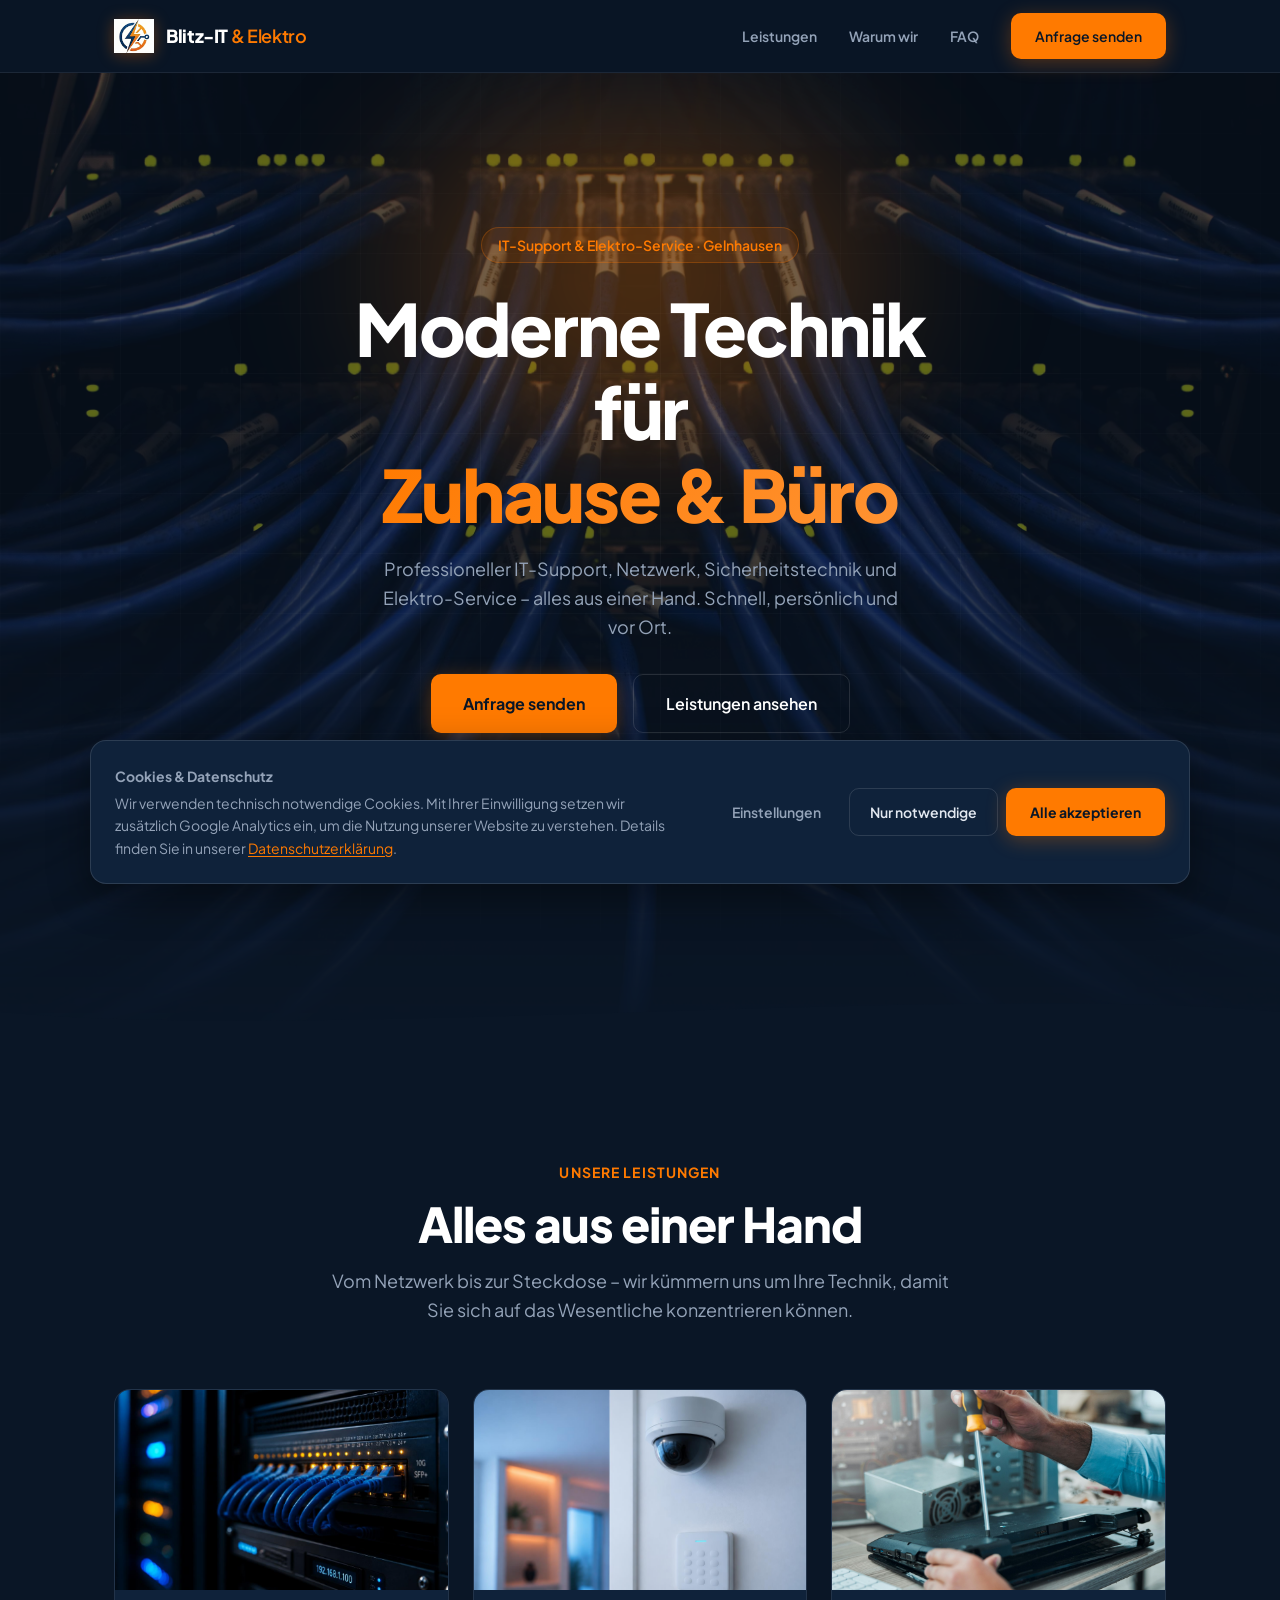
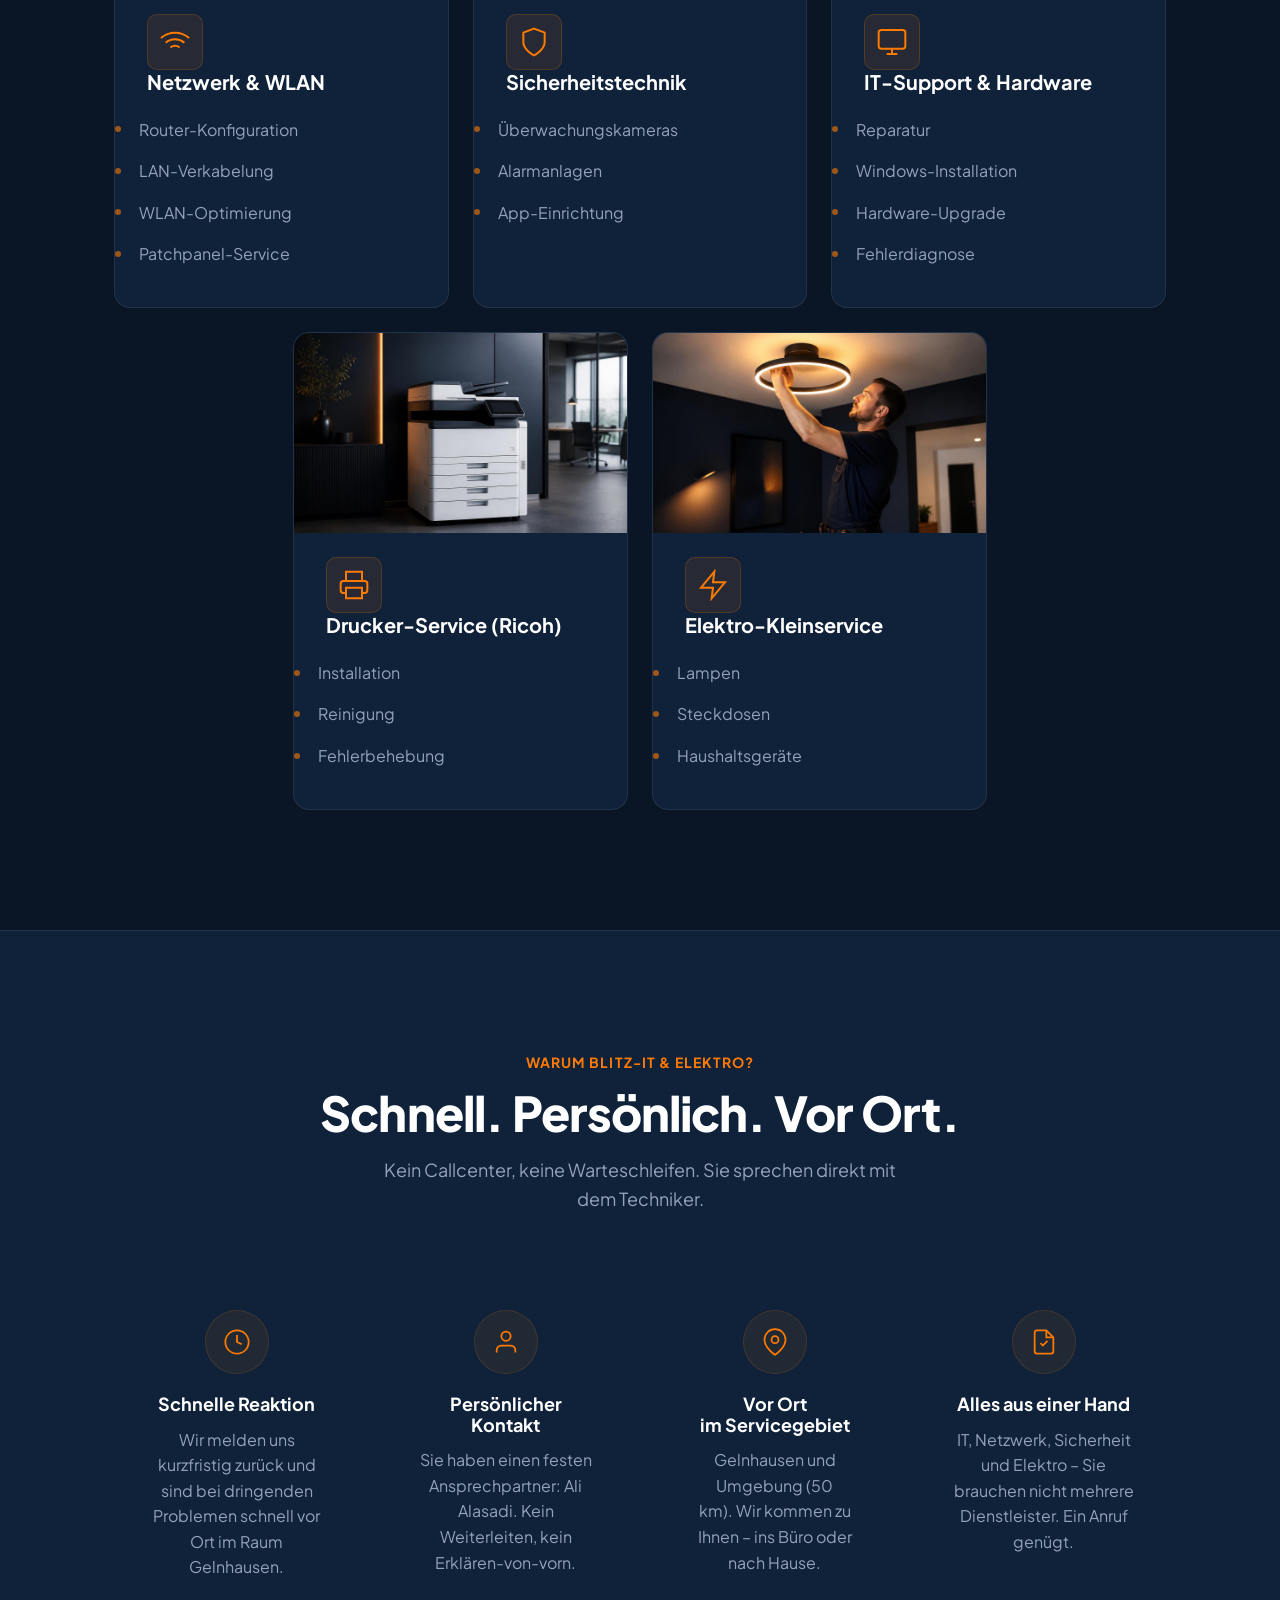
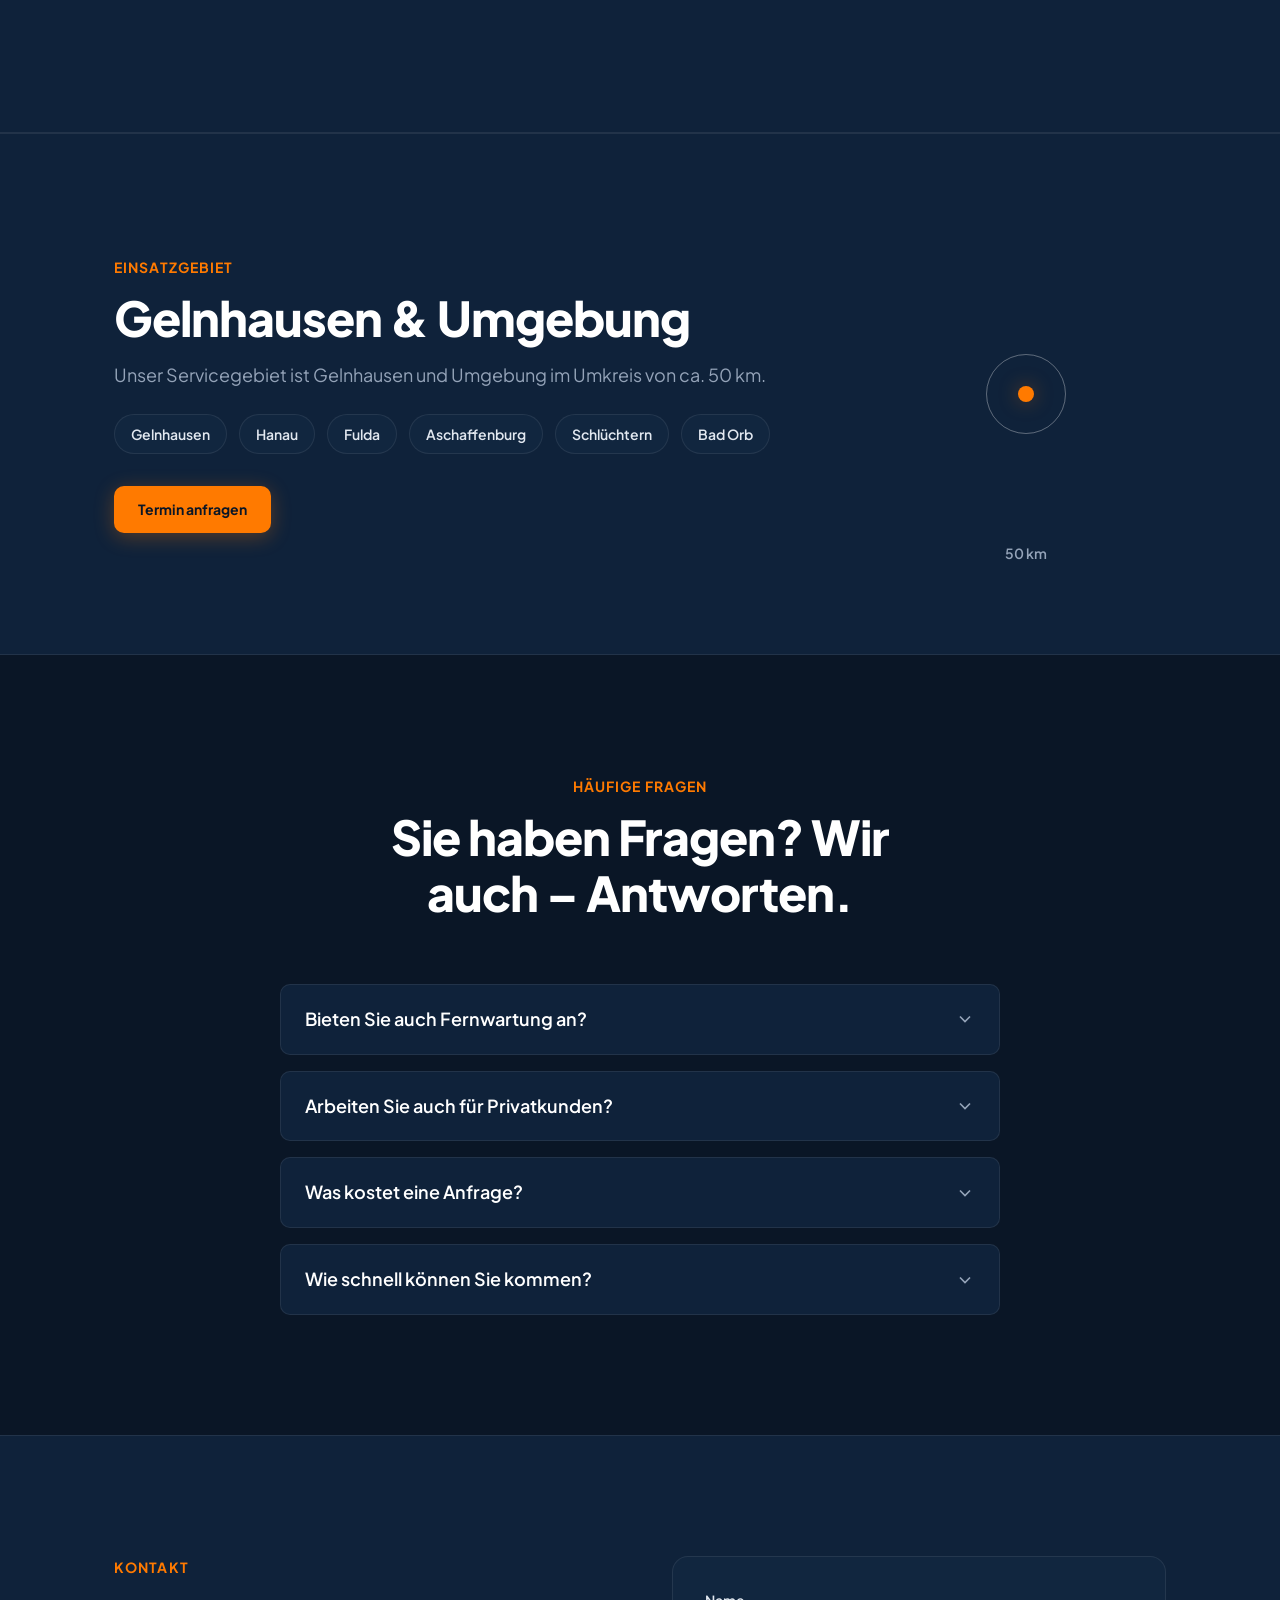
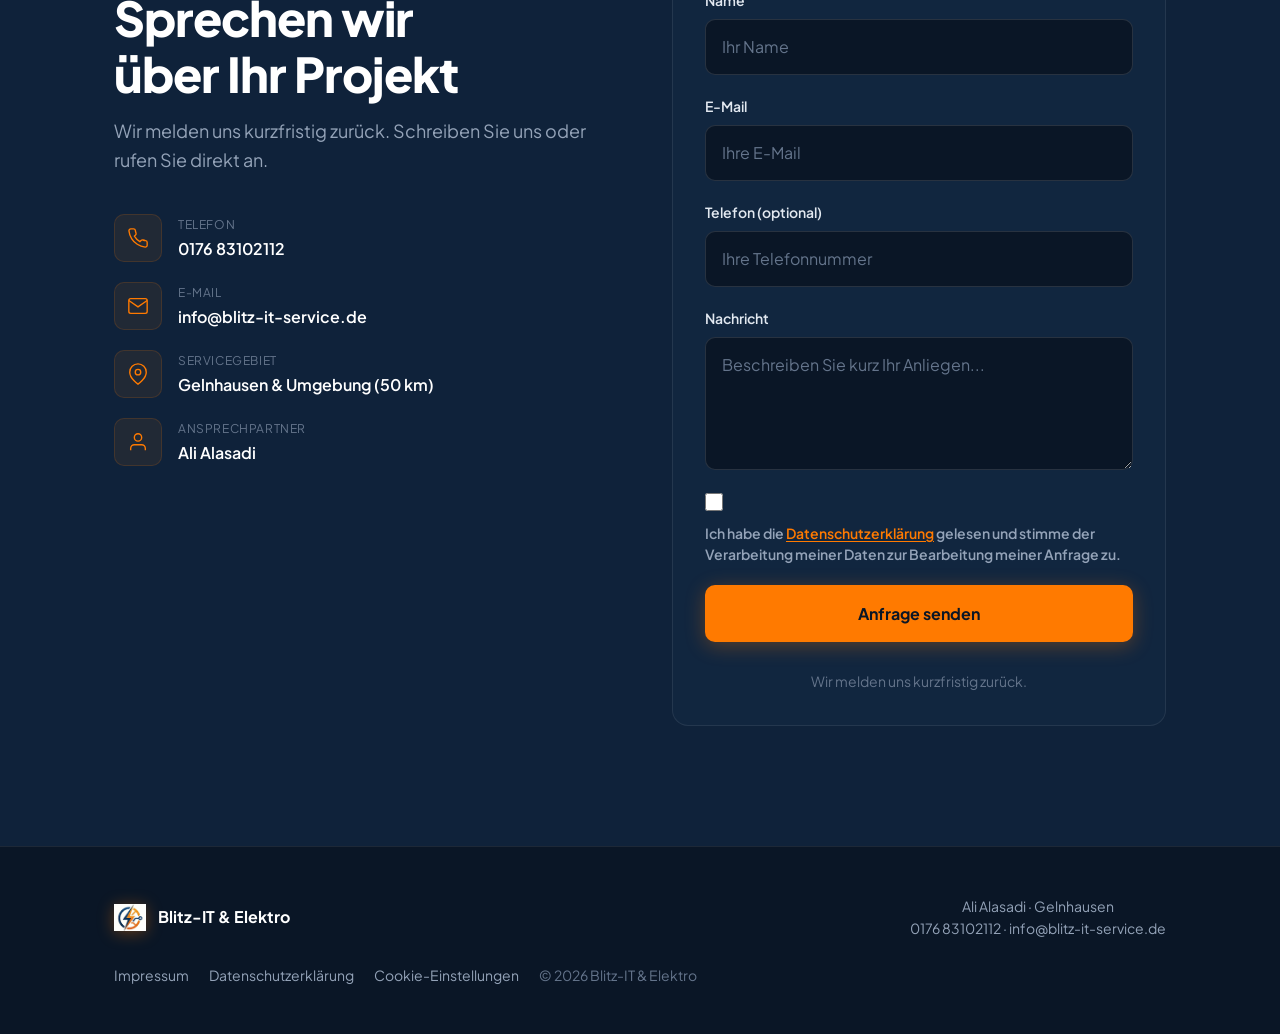
<file: index.html>
<!DOCTYPE html>
<html lang="de">
<head>
    <meta charset="UTF-8">
    <meta name="viewport" content="width=device-width, initial-scale=1.0">
    <title>Blitz-IT & Elektro – IT-Support, Netzwerk & Elektro-Service in Gelnhausen</title>
    <meta name="description" content="Professioneller IT-Support, Netzwerk, Sicherheitstechnik und Elektro-Service in Gelnhausen & Umgebung. Schnell, persönlich, vor Ort. Kontakt: 0176 83102112.">

    <!-- Open Graph -->
    <meta property="og:title" content="Blitz-IT & Elektro – Moderne Technik für Zuhause & Büro">
    <meta property="og:description" content="IT-Support, Netzwerk, Sicherheitstechnik und Elektro-Service aus einer Hand. Gelnhausen & Umgebung (50 km).">
    <meta property="og:type" content="website">
    <meta property="og:url" content="https://www.blitz-it-service.de/">

    <!-- Favicon -->
    <link rel="icon" type="image/png" href="favicon.png">

    <!-- Fonts -->
    <link rel="preconnect" href="https://fonts.googleapis.com">
    <link rel="preconnect" href="https://fonts.gstatic.com" crossorigin>
    <link href="https://fonts.googleapis.com/css2?family=Plus+Jakarta+Sans:wght@400;500;600;700;800&display=swap" rel="stylesheet">

    <!-- Styles -->
    <link rel="stylesheet" href="style.css">

    <!-- Cookie-Consent: Google Analytics wird erst nach Einwilligung geladen -->
    <script src="cookie-consent.js"></script>

    <!-- Structured Data -->
    <script type="application/ld+json">
    {
      "@context": "https://schema.org",
      "@type": "LocalBusiness",
      "name": "Blitz-IT & Elektro",
      "description": "IT-Support, Netzwerk, Sicherheitstechnik und Elektro-Service in Gelnhausen und Umgebung.",
      "telephone": "+4917683102112",
      "email": "info@blitz-it-service.de",
      "areaServed": "Gelnhausen und Umgebung (50 km)",
      "contactPoint": {
        "@type": "Person",
        "name": "Ali Alasadi"
      },
      "address": {
        "@type": "PostalAddress",
        "addressLocality": "Gelnhausen",
        "addressCountry": "DE"
      }
    }
    </script>
</head>
<body>

<!-- ===== HEADER ===== -->
<header class="site-header" id="header">
    <div class="container header-inner">
        <a href="#top" class="logo-area" aria-label="Blitz-IT & Elektro – Startseite">
            <img src="logo.png" class="logo-icon" alt="Blitz-IT Logo" width="40" height="40">
            <span class="brand">Blitz-IT <span class="brand-accent">&amp; Elektro</span></span>
        </a>

        <nav class="main-nav" aria-label="Hauptnavigation">
            <a href="#leistungen">Leistungen</a>
            <a href="#warum">Warum wir</a>
            <a href="#faq">FAQ</a>
            <a href="#kontakt" class="btn-primary">Anfrage senden</a>
        </nav>

        <button class="menu-toggle" aria-label="Menü öffnen" aria-expanded="false" id="menuToggle">
            <span></span>
            <span></span>
            <span></span>
        </button>
    </div>
</header>

<!-- ===== MOBILE MENU ===== -->
<div class="mobile-menu" id="mobileMenu">
    <nav aria-label="Mobile Navigation">
        <a href="#leistungen">Leistungen</a>
        <a href="#warum">Warum wir</a>
        <a href="#faq">FAQ</a>
        <a href="#kontakt" class="btn-primary mobile-menu-cta">Anfrage senden</a>
    </nav>
</div>

<main id="top">

<!-- ===== HERO ===== -->
<section class="hero">
    <div class="hero-bg" aria-hidden="true">
        <div class="hero-photo"></div>
        <div class="hero-grid"></div>
        <div class="hero-glow"></div>
    </div>
    <div class="container hero-content">
        <p class="hero-badge">IT-Support &amp; Elektro-Service · Gelnhausen</p>
        <h1>Moderne Technik für<br><span class="hero-highlight">Zuhause &amp; Büro</span></h1>
        <p class="hero-subtitle">Professioneller IT-Support, Netzwerk, Sicherheitstechnik und Elektro-Service – alles aus einer Hand. Schnell, persönlich und vor Ort.</p>
        <div class="hero-actions">
            <a href="#kontakt" class="btn-primary btn-lg">Anfrage senden</a>
            <a href="#leistungen" class="btn-secondary btn-lg">Leistungen ansehen</a>
        </div>
        <div class="hero-stats">
            <div class="hero-stat">
                <span class="stat-number">5</span>
                <span class="stat-label">Leistungsbereiche</span>
            </div>
            <div class="hero-stat">
                <span class="stat-number">50 km</span>
                <span class="stat-label">Servicegebiet</span>
            </div>
            <div class="hero-stat">
                <span class="stat-number">1</span>
                <span class="stat-label">Ansprechpartner</span>
            </div>
        </div>
    </div>
    <div class="hero-wave" aria-hidden="true">
        <svg viewBox="0 0 1440 100" preserveAspectRatio="none"><path d="M0,50 C360,100 1080,0 1440,50 L1440,100 L0,100 Z" fill="var(--color-bg)"/></svg>
    </div>
</section>

<!-- ===== SERVICES ===== -->
<section id="leistungen" class="services">
    <div class="container">
        <div class="section-header">
            <p class="section-eyebrow">Unsere Leistungen</p>
            <h2>Alles aus einer Hand</h2>
            <p class="section-desc">Vom Netzwerk bis zur Steckdose – wir kümmern uns um Ihre Technik, damit Sie sich auf das Wesentliche konzentrieren können.</p>
        </div>

        <div class="service-grid">
            <article class="service-card" data-service="0">
                <div class="service-image"><img src="network.jpg" alt="Netzwerk & WLAN" loading="lazy"></div>
                <div class="service-icon">
                    <svg width="32" height="32" viewBox="0 0 24 24" fill="none" stroke="currentColor" stroke-width="1.5" aria-hidden="true">
                        <path d="M5 12.55a11 11 0 0 1 14.08 0M1.42 9a16 16 0 0 1 21.16 0M8.53 16.11a6 6 0 0 1 6.95 0M12 20h.01"/>
                    </svg>
                </div>
                <h3>Netzwerk &amp; WLAN</h3>
                <ul role="list">
                    <li>Router-Konfiguration</li>
                    <li>LAN-Verkabelung</li>
                    <li>WLAN-Optimierung</li>
                    <li>Patchpanel-Service</li>
                </ul>
            </article>

            <article class="service-card" data-service="1">
                <div class="service-image"><img src="security.jpg" alt="Sicherheitstechnik" loading="lazy"></div>
                <div class="service-icon">
                    <svg width="32" height="32" viewBox="0 0 24 24" fill="none" stroke="currentColor" stroke-width="1.5" aria-hidden="true">
                        <path d="M12 22s8-4 8-10V5l-8-3-8 3v7c0 6 8 10 8 10z"/>
                    </svg>
                </div>
                <h3>Sicherheitstechnik</h3>
                <ul role="list">
                    <li>Überwachungskameras</li>
                    <li>Alarmanlagen</li>
                    <li>App-Einrichtung</li>
                </ul>
            </article>

            <article class="service-card" data-service="2">
                <div class="service-image"><img src="it.jpg" alt="IT-Support & Hardware" loading="lazy"></div>
                <div class="service-icon">
                    <svg width="32" height="32" viewBox="0 0 24 24" fill="none" stroke="currentColor" stroke-width="1.5" aria-hidden="true">
                        <rect x="2" y="3" width="20" height="14" rx="2"/><path d="M8 21h8M12 17v4"/>
                    </svg>
                </div>
                <h3>IT-Support &amp; Hardware</h3>
                <ul role="list">
                    <li>Reparatur</li>
                    <li>Windows-Installation</li>
                    <li>Hardware-Upgrade</li>
                    <li>Fehlerdiagnose</li>
                </ul>
            </article>

            <article class="service-card" data-service="3">
                <div class="service-image"><img src="printer.jpg" alt="Drucker-Service Ricoh" loading="lazy"></div>
                <div class="service-icon">
                    <svg width="32" height="32" viewBox="0 0 24 24" fill="none" stroke="currentColor" stroke-width="1.5" aria-hidden="true">
                        <path d="M6 9V2h12v7M6 18H4a2 2 0 0 1-2-2v-5a2 2 0 0 1 2-2h16a2 2 0 0 1 2 2v5a2 2 0 0 1-2 2h-2M6 14h12v8H6z"/>
                    </svg>
                </div>
                <h3>Drucker-Service (Ricoh)</h3>
                <ul role="list">
                    <li>Installation</li>
                    <li>Reinigung</li>
                    <li>Fehlerbehebung</li>
                </ul>
            </article>

            <article class="service-card" data-service="4">
                <div class="service-image"><img src="electro.jpg" alt="Elektro-Kleinservice" loading="lazy"></div>
                <div class="service-icon">
                    <svg width="32" height="32" viewBox="0 0 24 24" fill="none" stroke="currentColor" stroke-width="1.5" aria-hidden="true">
                        <path d="M13 2L3 14h9l-1 8 10-12h-9l1-8z"/>
                    </svg>
                </div>
                <h3>Elektro-Kleinservice</h3>
                <ul role="list">
                    <li>Lampen</li>
                    <li>Steckdosen</li>
                    <li>Haushaltsgeräte</li>
                </ul>
            </article>
        </div>
    </div>
</section>

<!-- ===== WHY US ===== -->
<section id="warum" class="why-us">
    <div class="container">
        <div class="section-header">
            <p class="section-eyebrow">Warum Blitz-IT &amp; Elektro?</p>
            <h2>Schnell. Persönlich. Vor Ort.</h2>
            <p class="section-desc">Kein Callcenter, keine Warteschleifen. Sie sprechen direkt mit dem Techniker.</p>
        </div>

        <div class="why-grid">
            <div class="why-card">
                <div class="why-icon">
                    <svg width="28" height="28" viewBox="0 0 24 24" fill="none" stroke="currentColor" stroke-width="1.5" aria-hidden="true">
                        <circle cx="12" cy="12" r="10"/><path d="M12 6v6l4 2"/>
                    </svg>
                </div>
                <h3>Schnelle Reaktion</h3>
                <p>Wir melden uns kurzfristig zurück und sind bei dringenden Problemen schnell vor Ort im Raum Gelnhausen.</p>
            </div>

            <div class="why-card">
                <div class="why-icon">
                    <svg width="28" height="28" viewBox="0 0 24 24" fill="none" stroke="currentColor" stroke-width="1.5" aria-hidden="true">
                        <path d="M20 21v-2a4 4 0 0 0-4-4H8a4 4 0 0 0-4 4v2"/><circle cx="12" cy="7" r="4"/>
                    </svg>
                </div>
                <h3>Persönlicher Kontakt</h3>
                <p>Sie haben einen festen Ansprechpartner: Ali Alasadi. Kein Weiterleiten, kein Erklären-von-vorn.</p>
            </div>

            <div class="why-card">
                <div class="why-icon">
                    <svg width="28" height="28" viewBox="0 0 24 24" fill="none" stroke="currentColor" stroke-width="1.5" aria-hidden="true">
                        <path d="M21 10c0 7-9 13-9 13s-9-6-9-13a9 9 0 0 1 18 0z"/><circle cx="12" cy="10" r="3"/>
                    </svg>
                </div>
                <h3>Vor Ort im Servicegebiet</h3>
                <p>Gelnhausen und Umgebung (50 km). Wir kommen zu Ihnen – ins Büro oder nach Hause.</p>
            </div>

            <div class="why-card">
                <div class="why-icon">
                    <svg width="28" height="28" viewBox="0 0 24 24" fill="none" stroke="currentColor" stroke-width="1.5" aria-hidden="true">
                        <path d="M14 2H6a2 2 0 0 0-2 2v16a2 2 0 0 0 2 2h12a2 2 0 0 0 2-2V8z"/><path d="M14 2v6h6M9 13l2 2 4-4"/>
                    </svg>
                </div>
                <h3>Alles aus einer Hand</h3>
                <p>IT, Netzwerk, Sicherheit und Elektro – Sie brauchen nicht mehrere Dienstleister. Ein Anruf genügt.</p>
            </div>
        </div>
    </div>
</section>

<!-- ===== SERVICE AREA ===== -->
<section class="service-area">
    <div class="container">
        <div class="area-content">
            <p class="section-eyebrow">Einsatzgebiet</p>
            <h2>Gelnhausen &amp; Umgebung</h2>
            <p class="area-desc">Unser Servicegebiet ist Gelnhausen und Umgebung im Umkreis von ca. 50 km.</p>
            <ul class="area-list" role="list">
                <li>Gelnhausen</li>
                <li>Hanau</li>
                <li>Fulda</li>
                <li>Aschaffenburg</li>
                <li>Schlüchtern</li>
                <li>Bad Orb</li>
            </ul>
            <a href="#kontakt" class="btn-primary">Termin anfragen</a>
        </div>
        <div class="area-visual" aria-hidden="true">
            <div class="area-circle">
                <div class="area-center-dot"></div>
                <div class="area-ring area-ring-1"></div>
                <div class="area-ring area-ring-2"></div>
                <div class="area-ring area-ring-3"></div>
                <span class="area-label">50 km</span>
            </div>
        </div>
    </div>
</section>

<!-- ===== FAQ ===== -->
<section id="faq" class="faq">
    <div class="container">
        <div class="section-header">
            <p class="section-eyebrow">Häufige Fragen</p>
            <h2>Sie haben Fragen? Wir auch – Antworten.</h2>
        </div>

        <div class="faq-list">
            <details class="faq-item">
                <summary>
                    <span>Bieten Sie auch Fernwartung an?</span>
                    <span class="faq-icon" aria-hidden="true"><svg width="20" height="20" viewBox="0 0 24 24" fill="none" stroke="currentColor" stroke-width="2"><path d="M6 9l6 6 6-6"/></svg></span>
                </summary>
                <div class="faq-answer">
                    <p>Sprechen Sie uns an – je nach Problem kann eine Lösung per Fernwartung oder vor Ort sinnvoll sein. Wir beraten Sie ehrlich.</p>
                </div>
            </details>

            <details class="faq-item">
                <summary>
                    <span>Arbeiten Sie auch für Privatkunden?</span>
                    <span class="faq-icon" aria-hidden="true"><svg width="20" height="20" viewBox="0 0 24 24" fill="none" stroke="currentColor" stroke-width="2"><path d="M6 9l6 6 6-6"/></svg></span>
                </summary>
                <div class="faq-answer">
                    <p>Absolut. Wir betreuen sowohl Privatkunden als auch kleine und mittlere Unternehmen – zu Hause und im Büro.</p>
                </div>
            </details>

            <details class="faq-item">
                <summary>
                    <span>Was kostet eine Anfrage?</span>
                    <span class="faq-icon" aria-hidden="true"><svg width="20" height="20" viewBox="0 0 24 24" fill="none" stroke="currentColor" stroke-width="2"><path d="M6 9l6 6 6-6"/></svg></span>
                </summary>
                <div class="faq-answer">
                    <p>Die Anfrage ist unverbindlich. Wir besprechen Ihr Anliegen, geben eine erste Einschätzung und machen ein faires Angebot – die Kosten hängen vom Aufwand ab.</p>
                </div>
            </details>

            <details class="faq-item">
                <summary>
                    <span>Wie schnell können Sie kommen?</span>
                    <span class="faq-icon" aria-hidden="true"><svg width="20" height="20" viewBox="0 0 24 24" fill="none" stroke="currentColor" stroke-width="2"><path d="M6 9l6 6 6-6"/></svg></span>
                </summary>
                <div class="faq-answer">
                    <p>Wir melden uns kurzfristig zurück. Termine vereinbaren wir je nach Verfügbarkeit – bei dringenden Fällen so schnell wie möglich.</p>
                </div>
            </details>
        </div>
    </div>
</section>

<!-- ===== CONTACT ===== -->
<section id="kontakt" class="contact">
    <div class="container">
        <div class="contact-grid">
            <div class="contact-info">
                <p class="section-eyebrow">Kontakt</p>
                <h2>Sprechen wir über Ihr Projekt</h2>
                <p class="contact-desc">Wir melden uns kurzfristig zurück. Schreiben Sie uns oder rufen Sie direkt an.</p>

                <div class="contact-details">
                    <a href="tel:+4917683102112" class="contact-item">
                        <div class="contact-item-icon">
                            <svg width="22" height="22" viewBox="0 0 24 24" fill="none" stroke="currentColor" stroke-width="1.5" aria-hidden="true">
                                <path d="M22 16.92v3a2 2 0 0 1-2.18 2 19.79 19.79 0 0 1-8.63-3.07 19.5 19.5 0 0 1-6-6 19.79 19.79 0 0 1-3.07-8.67A2 2 0 0 1 4.11 2h3a2 2 0 0 1 2 1.72c.127.96.361 1.903.7 2.81a2 2 0 0 1-.45 2.11L8.09 9.91a16 16 0 0 0 6 6l1.27-1.27a2 2 0 0 1 2.11-.45c.907.339 1.85.573 2.81.7A2 2 0 0 1 22 16.92z"/>
                            </svg>
                        </div>
                        <div>
                            <span class="contact-label">Telefon</span>
                            <span class="contact-value">0176 83102112</span>
                        </div>
                    </a>

                    <a href="mailto:info@blitz-it-service.de" class="contact-item">
                        <div class="contact-item-icon">
                            <svg width="22" height="22" viewBox="0 0 24 24" fill="none" stroke="currentColor" stroke-width="1.5" aria-hidden="true">
                                <path d="M4 4h16c1.1 0 2 .9 2 2v12c0 1.1-.9 2-2 2H4c-1.1 0-2-.9-2-2V6c0-1.1.9-2 2-2z"/><path d="M22 6l-10 7L2 6"/>
                            </svg>
                        </div>
                        <div>
                            <span class="contact-label">E-Mail</span>
                            <span class="contact-value">info@blitz-it-service.de</span>
                        </div>
                    </a>

                    <div class="contact-item">
                        <div class="contact-item-icon">
                            <svg width="22" height="22" viewBox="0 0 24 24" fill="none" stroke="currentColor" stroke-width="1.5" aria-hidden="true">
                                <path d="M21 10c0 7-9 13-9 13s-9-6-9-13a9 9 0 0 1 18 0z"/><circle cx="12" cy="10" r="3"/>
                            </svg>
                        </div>
                        <div>
                            <span class="contact-label">Servicegebiet</span>
                            <span class="contact-value">Gelnhausen &amp; Umgebung (50 km)</span>
                        </div>
                    </div>

                    <div class="contact-item">
                        <div class="contact-item-icon">
                            <svg width="22" height="22" viewBox="0 0 24 24" fill="none" stroke="currentColor" stroke-width="1.5" aria-hidden="true">
                                <path d="M20 21v-2a4 4 0 0 0-4-4H8a4 4 0 0 0-4 4v2"/><circle cx="12" cy="7" r="4"/>
                            </svg>
                        </div>
                        <div>
                            <span class="contact-label">Ansprechpartner</span>
                            <span class="contact-value">Ali Alasadi</span>
                        </div>
                    </div>
                </div>
            </div>

            <div class="contact-form-wrap">
                <form action="https://formspree.io/f/xwvdvqnp" method="POST" class="contact-form">
                    <input type="hidden" name="_replyto" value="info@blitz-it-service.de">

                    <div class="form-group">
                        <label for="name">Name</label>
                        <input type="text" name="name" id="name" placeholder="Ihr Name" required>
                    </div>

                    <div class="form-group">
                        <label for="email">E-Mail</label>
                        <input type="email" name="email" id="email" placeholder="Ihre E-Mail" required>
                    </div>

                    <div class="form-group">
                        <label for="phone">Telefon (optional)</label>
                        <input type="text" name="phone" id="phone" placeholder="Ihre Telefonnummer">
                    </div>

                    <div class="form-group">
                        <label for="message">Nachricht</label>
                        <textarea name="message" id="message" rows="4" placeholder="Beschreiben Sie kurz Ihr Anliegen..." required></textarea>
                    </div>

                    <div class="form-group form-consent">
                        <input type="checkbox" name="privacy" id="privacy" required>
                        <label for="privacy">Ich habe die <a href="datenschutz.html">Datenschutzerklärung</a> gelesen und stimme der Verarbeitung meiner Daten zur Bearbeitung meiner Anfrage zu.</label>
                    </div>

                    <button type="submit" class="btn-primary btn-lg btn-full">Anfrage senden</button>
                    <p class="form-note">Wir melden uns kurzfristig zurück.</p>
                </form>
            </div>
        </div>
    </div>
</section>

</main>

<!-- ===== MOBILE STICKY CTA ===== -->
<div class="mobile-bottom-cta" id="mobileCta">
    <a href="tel:+4917683102112" class="mobile-cta-call" aria-label="Anrufen">
        <svg width="20" height="20" viewBox="0 0 24 24" fill="none" stroke="currentColor" stroke-width="2" aria-hidden="true">
            <path d="M22 16.92v3a2 2 0 0 1-2.18 2 19.79 19.79 0 0 1-8.63-3.07 19.5 19.5 0 0 1-6-6 19.79 19.79 0 0 1-3.07-8.67A2 2 0 0 1 4.11 2h3a2 2 0 0 1 2 1.72c.127.96.361 1.903.7 2.81a2 2 0 0 1-.45 2.11L8.09 9.91a16 16 0 0 0 6 6l1.27-1.27a2 2 0 0 1 2.11-.45c.907.339 1.85.573 2.81.7A2 2 0 0 1 22 16.92z"/>
        </svg>
    </a>
    <a href="#kontakt" class="btn-primary mobile-cta-btn">Anfrage senden</a>
</div>

<!-- ===== FOOTER ===== -->
<footer class="site-footer">
    <div class="container footer-inner">
        <div class="footer-brand">
            <img src="logo.png" alt="Blitz-IT Logo" width="32" height="32" class="logo-icon">
            <span>Blitz-IT &amp; Elektro</span>
        </div>
        <div class="footer-info">
            <p>Ali Alasadi · Gelnhausen</p>
            <p><a href="tel:+4917683102112">0176 83102112</a> · <a href="mailto:info@blitz-it-service.de">info@blitz-it-service.de</a></p>
        </div>
        <div class="footer-legal">
            <a href="impressum.html">Impressum</a>
            <a href="datenschutz.html">Datenschutzerklärung</a>
            <a href="#" data-cookie-settings>Cookie-Einstellungen</a>
            <span class="footer-copy">© 2026 Blitz-IT &amp; Elektro</span>
        </div>
    </div>
</footer>

<script src="script.js"></script>
</body>
</html>
</file>
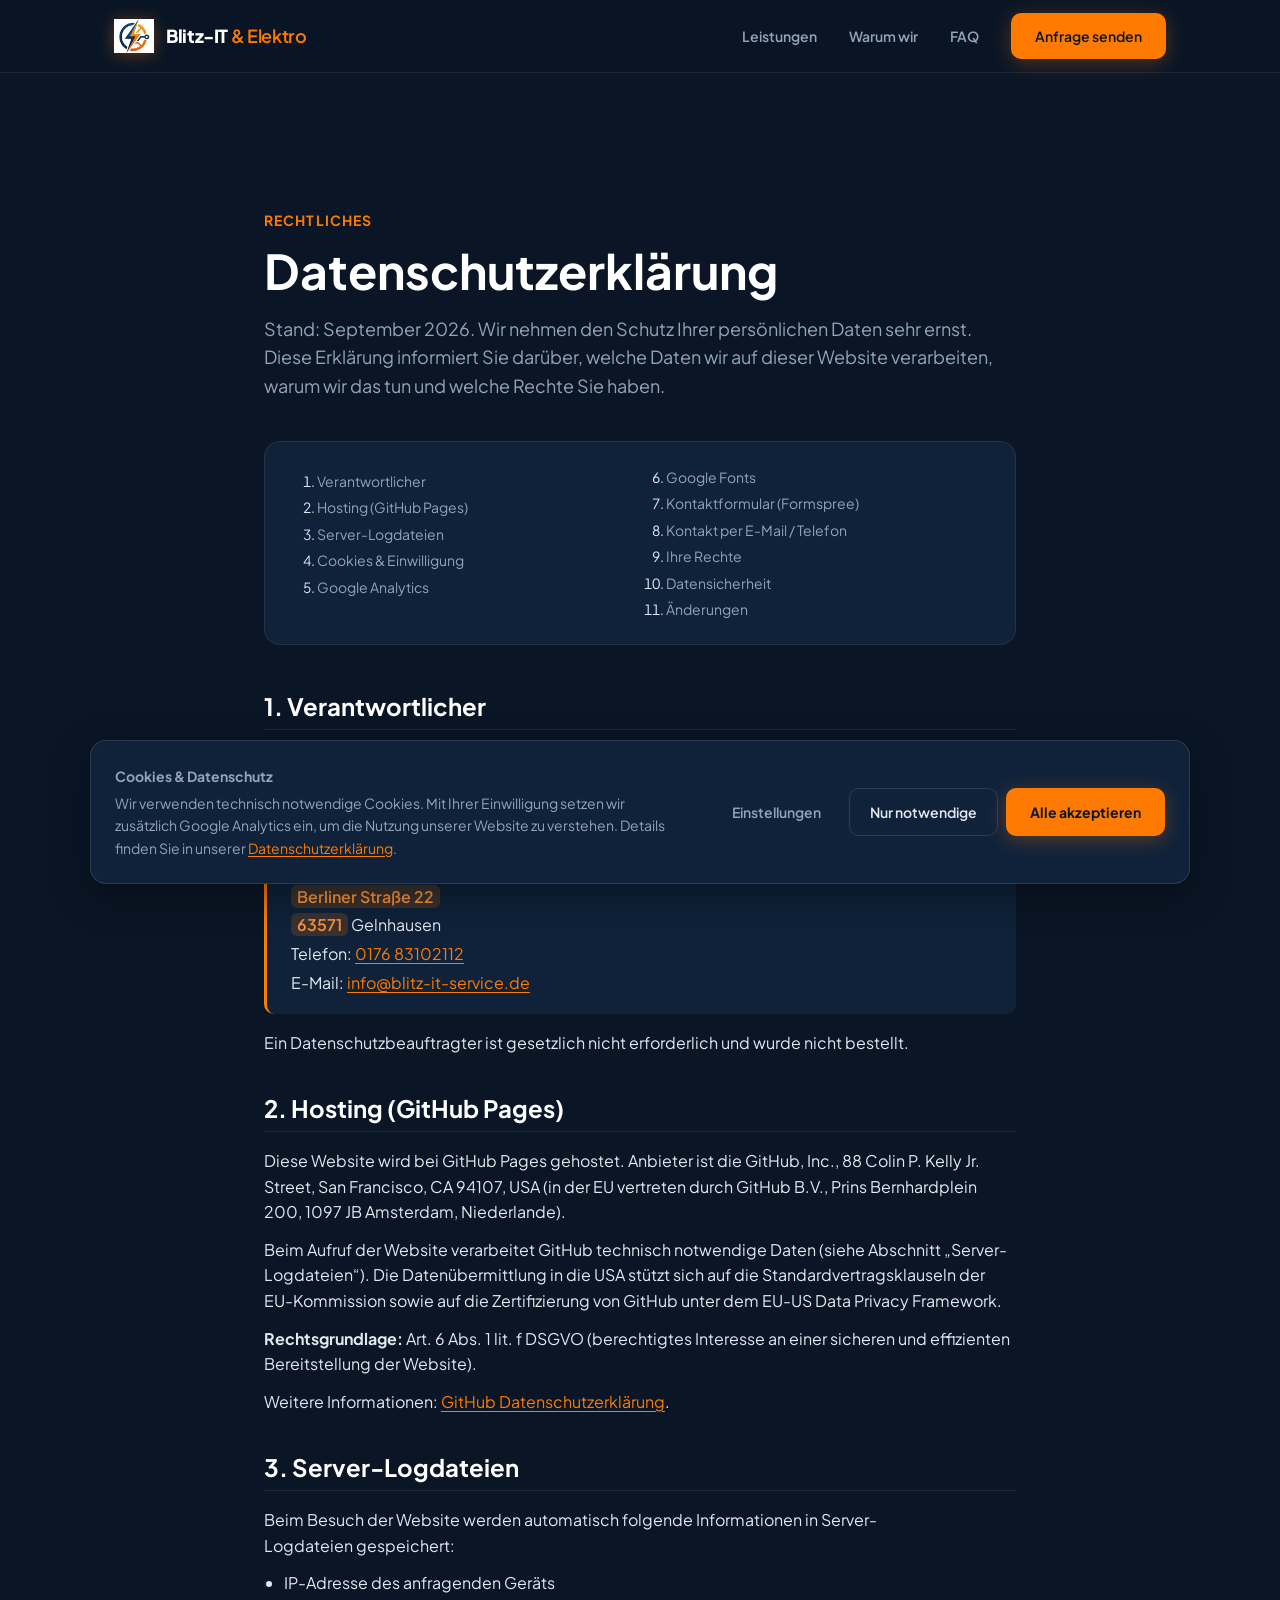
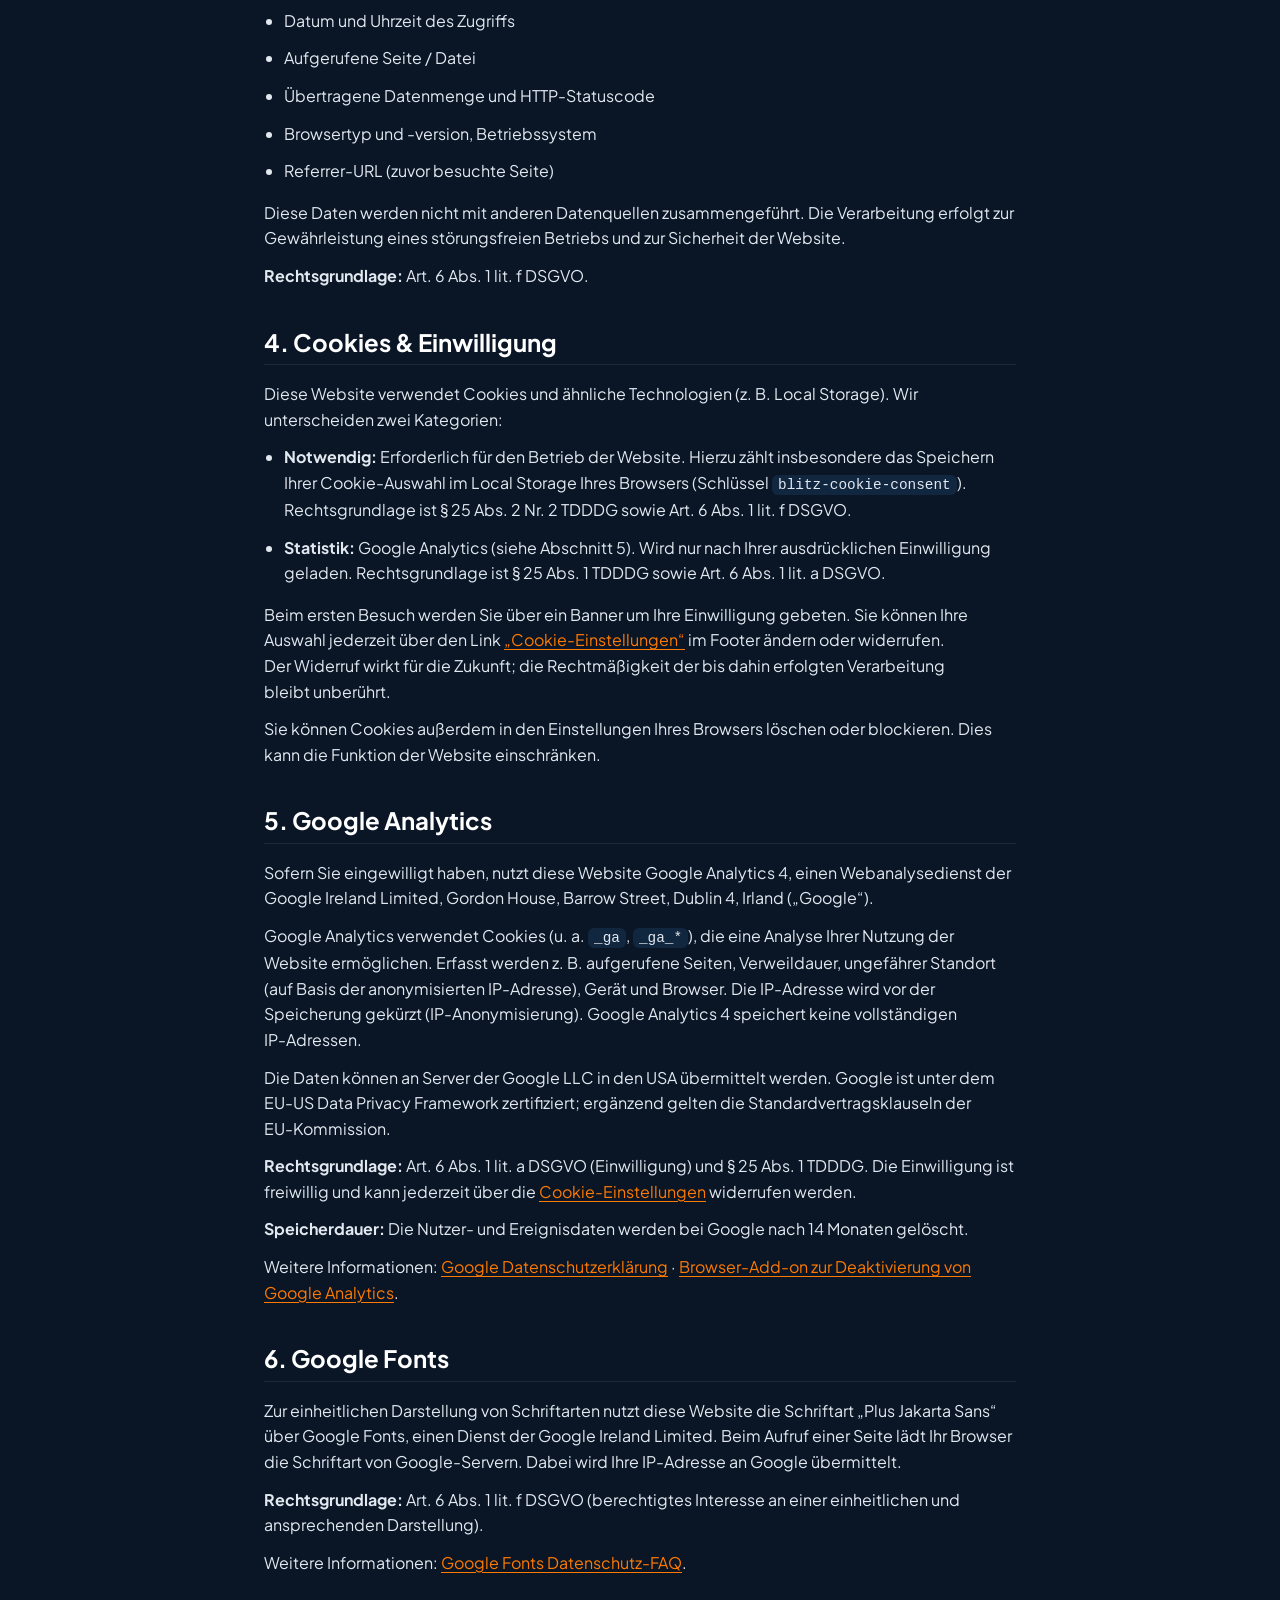
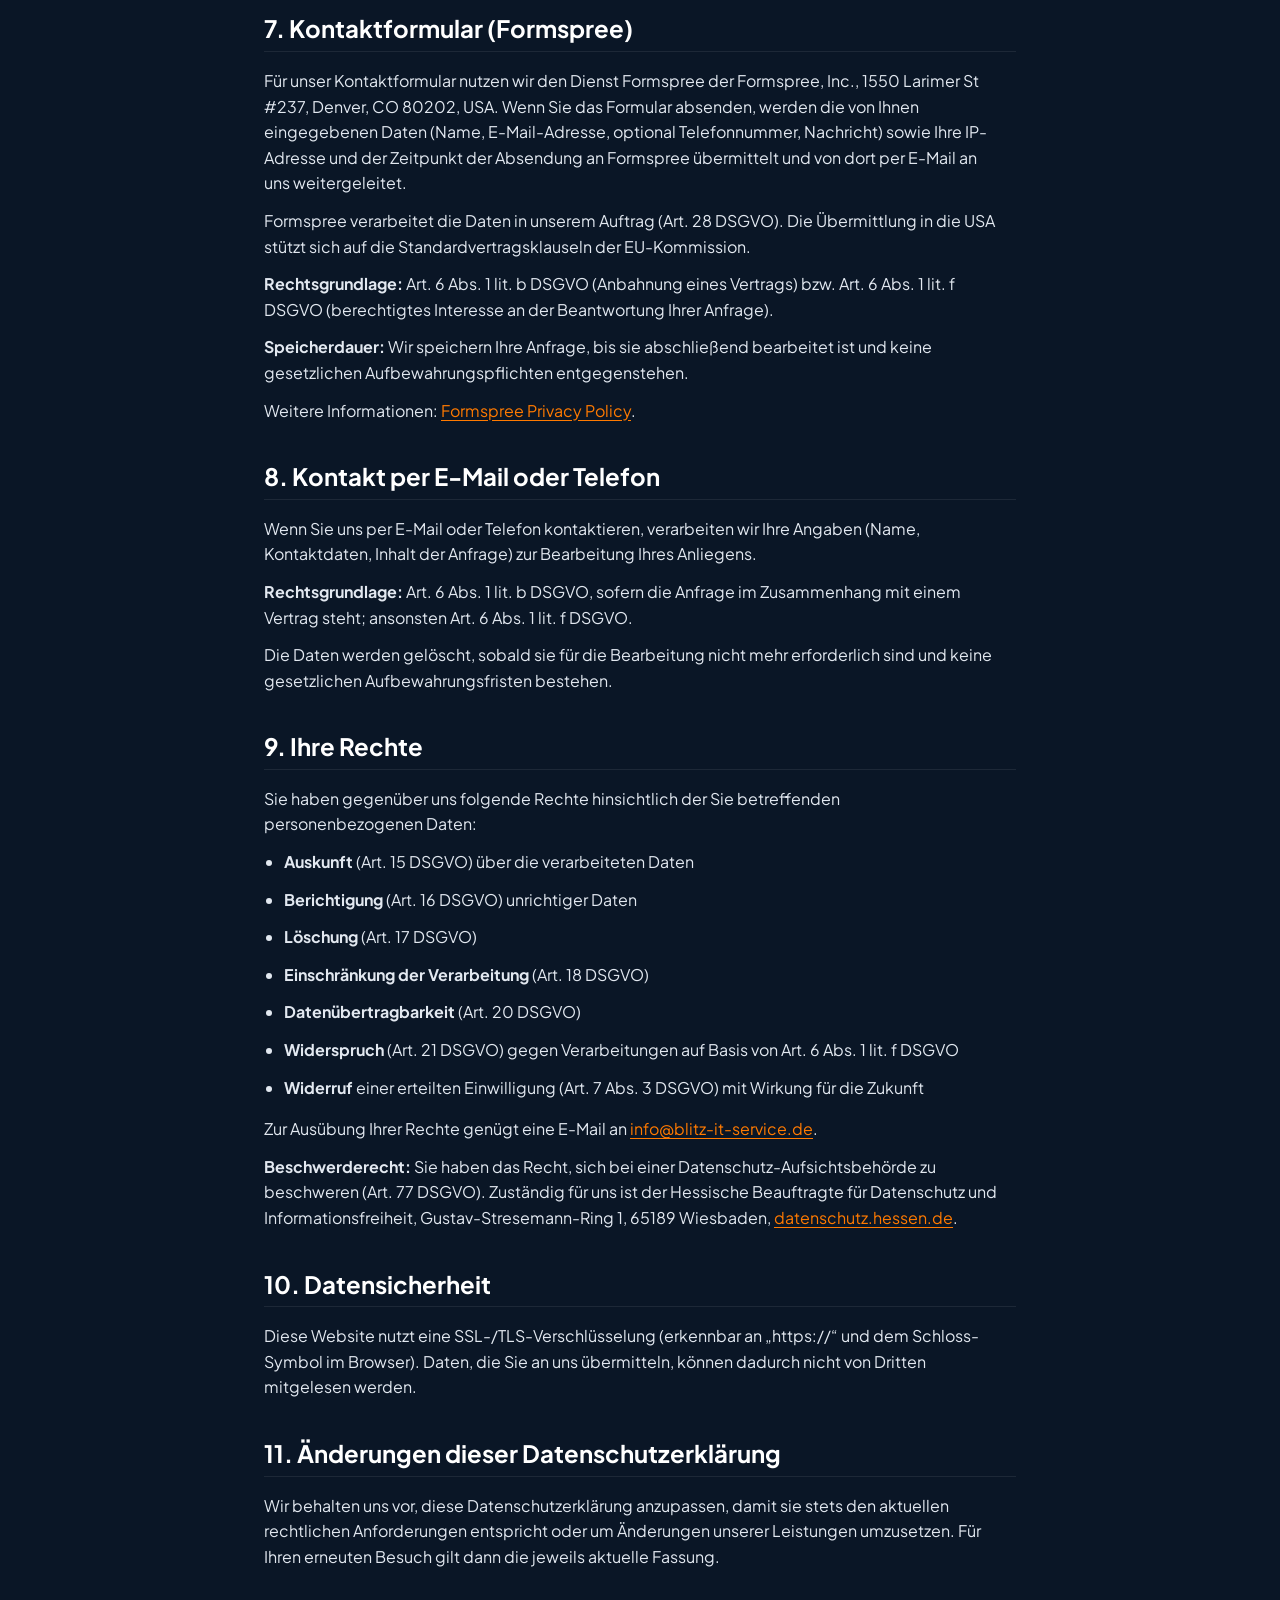
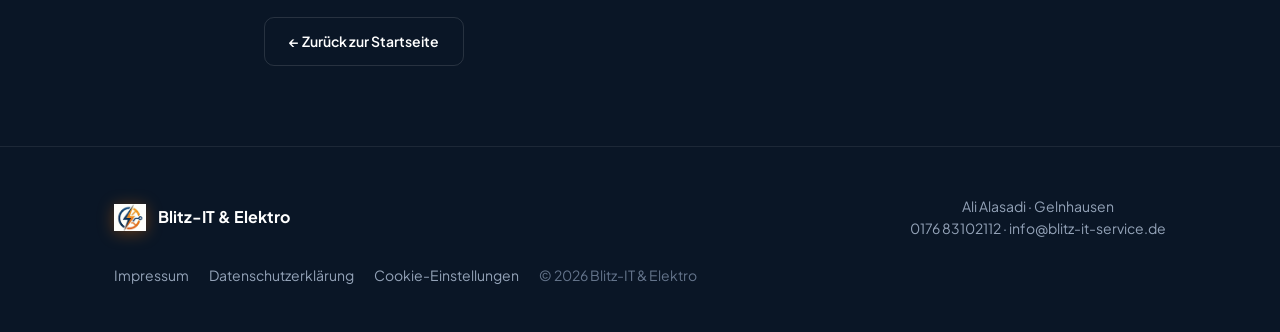
<file: datenschutz.html>
<!DOCTYPE html>
<html lang="de">
<head>
    <meta charset="UTF-8">
    <meta name="viewport" content="width=device-width, initial-scale=1.0">
    <title>Datenschutzerklärung – Blitz-IT & Elektro</title>
    <meta name="description" content="Datenschutzerklärung von Blitz-IT & Elektro – Informationen zur Verarbeitung personenbezogener Daten auf dieser Website.">
    <meta name="robots" content="noindex, follow">
    <link rel="icon" type="image/png" href="favicon.png">
    <link rel="preconnect" href="https://fonts.googleapis.com">
    <link rel="preconnect" href="https://fonts.gstatic.com" crossorigin>
    <link href="https://fonts.googleapis.com/css2?family=Plus+Jakarta+Sans:wght@400;500;600;700;800&display=swap" rel="stylesheet">
    <link rel="stylesheet" href="style.css">
    <script src="cookie-consent.js"></script>
</head>
<body>
<header class="site-header scrolled" id="header">
    <div class="container header-inner">
        <a href="index.html" class="logo-area" aria-label="Blitz-IT & Elektro – Startseite">
            <img src="logo.png" class="logo-icon" alt="Blitz-IT Logo" width="40" height="40">
            <span class="brand">Blitz-IT <span class="brand-accent">&amp; Elektro</span></span>
        </a>
        <nav class="main-nav" aria-label="Hauptnavigation">
            <a href="index.html#leistungen">Leistungen</a>
            <a href="index.html#warum">Warum wir</a>
            <a href="index.html#faq">FAQ</a>
            <a href="index.html#kontakt" class="btn-primary">Anfrage senden</a>
        </nav>
        <button class="menu-toggle" aria-label="Menü öffnen" aria-expanded="false" id="menuToggle">
            <span></span><span></span><span></span>
        </button>
    </div>
</header>
<div class="mobile-menu" id="mobileMenu">
    <nav aria-label="Mobile Navigation">
        <a href="index.html#leistungen">Leistungen</a>
        <a href="index.html#warum">Warum wir</a>
        <a href="index.html#faq">FAQ</a>
        <a href="index.html#kontakt" class="btn-primary mobile-menu-cta">Anfrage senden</a>
    </nav>
</div>
<main id="top" class="legal-page">
    <div class="container legal-container">
        <p class="section-eyebrow">Rechtliches</p>
        <h1>Datenschutzerklärung</h1>
        <p class="legal-intro">Stand: September 2026. Wir nehmen den Schutz Ihrer persönlichen Daten sehr ernst. Diese Erklärung informiert Sie darüber, welche Daten wir auf dieser Website verarbeiten, warum wir das tun und welche Rechte Sie haben.</p>

        <nav class="legal-toc" aria-label="Inhaltsverzeichnis">
            <ol>
                <li><a href="#verantwortlicher">Verantwortlicher</a></li>
                <li><a href="#hosting">Hosting (GitHub Pages)</a></li>
                <li><a href="#server-logs">Server-Logdateien</a></li>
                <li><a href="#cookies">Cookies &amp; Einwilligung</a></li>
                <li><a href="#analytics">Google Analytics</a></li>
                <li><a href="#fonts">Google Fonts</a></li>
                <li><a href="#kontaktformular">Kontaktformular (Formspree)</a></li>
                <li><a href="#kontaktaufnahme">Kontakt per E-Mail / Telefon</a></li>
                <li><a href="#rechte">Ihre Rechte</a></li>
                <li><a href="#sicherheit">Datensicherheit</a></li>
                <li><a href="#aenderungen">Änderungen</a></li>
            </ol>
        </nav>

        <section class="legal-section" id="verantwortlicher">
            <h2>1. Verantwortlicher</h2>
            <p>Verantwortlich für die Datenverarbeitung auf dieser Website im Sinne der Datenschutz-Grundverordnung (DSGVO) ist:</p>
            <address class="legal-address">
                <strong>Blitz-IT &amp; Elektro</strong><br>
                Ali Alasadi<br>
                <mark class="legal-todo">Berliner Straße 22</mark><br>
                <mark class="legal-todo">63571</mark> Gelnhausen<br>
                Telefon: <a href="tel:+4917683102112">0176 83102112</a><br>
                E-Mail: <a href="mailto:info@blitz-it-service.de">info@blitz-it-service.de</a>
            </address>
            <p>Ein Datenschutzbeauftragter ist gesetzlich nicht erforderlich und wurde nicht bestellt.</p>
        </section>

        <section class="legal-section" id="hosting">
            <h2>2. Hosting (GitHub Pages)</h2>
            <p>Diese Website wird bei GitHub Pages gehostet. Anbieter ist die GitHub, Inc., 88 Colin P. Kelly Jr. Street, San Francisco, CA 94107, USA (in der EU vertreten durch GitHub B.V., Prins Bernhardplein 200, 1097 JB Amsterdam, Niederlande).</p>
            <p>Beim Aufruf der Website verarbeitet GitHub technisch notwendige Daten (siehe Abschnitt „Server-Logdateien“). Die Datenübermittlung in die USA stützt sich auf die Standardvertragsklauseln der EU-Kommission sowie auf die Zertifizierung von GitHub unter dem EU-US Data Privacy Framework.</p>
            <p><strong>Rechtsgrundlage:</strong> Art. 6 Abs. 1 lit. f DSGVO (berechtigtes Interesse an einer sicheren und effizienten Bereitstellung der Website).</p>
            <p>Weitere Informationen: <a href="https://docs.github.com/de/site-policy/privacy-policies/github-general-privacy-statement" target="_blank" rel="noopener noreferrer">GitHub Datenschutzerklärung</a>.</p>
        </section>

        <section class="legal-section" id="server-logs">
            <h2>3. Server-Logdateien</h2>
            <p>Beim Besuch der Website werden automatisch folgende Informationen in Server-Logdateien gespeichert:</p>
            <ul>
                <li>IP-Adresse des anfragenden Geräts</li>
                <li>Datum und Uhrzeit des Zugriffs</li>
                <li>Aufgerufene Seite / Datei</li>
                <li>Übertragene Datenmenge und HTTP-Statuscode</li>
                <li>Browsertyp und -version, Betriebssystem</li>
                <li>Referrer-URL (zuvor besuchte Seite)</li>
            </ul>
            <p>Diese Daten werden nicht mit anderen Datenquellen zusammengeführt. Die Verarbeitung erfolgt zur Gewährleistung eines störungsfreien Betriebs und zur Sicherheit der Website.</p>
            <p><strong>Rechtsgrundlage:</strong> Art. 6 Abs. 1 lit. f DSGVO.</p>
        </section>

        <section class="legal-section" id="cookies">
            <h2>4. Cookies &amp; Einwilligung</h2>
            <p>Diese Website verwendet Cookies und ähnliche Technologien (z.&nbsp;B. Local Storage). Wir unterscheiden zwei Kategorien:</p>
            <ul>
                <li><strong>Notwendig:</strong> Erforderlich für den Betrieb der Website. Hierzu zählt insbesondere das Speichern Ihrer Cookie-Auswahl im Local Storage Ihres Browsers (Schlüssel <code>blitz-cookie-consent</code>). Rechtsgrundlage ist § 25 Abs. 2 Nr. 2 TDDDG sowie Art. 6 Abs. 1 lit. f DSGVO.</li>
                <li><strong>Statistik:</strong> Google Analytics (siehe Abschnitt 5). Wird nur nach Ihrer ausdrücklichen Einwilligung geladen. Rechtsgrundlage ist § 25 Abs. 1 TDDDG sowie Art. 6 Abs. 1 lit. a DSGVO.</li>
            </ul>
            <p>Beim ersten Besuch werden Sie über ein Banner um Ihre Einwilligung gebeten. Sie können Ihre Auswahl jederzeit über den Link <a href="#" data-cookie-settings>„Cookie-Einstellungen“</a> im Footer ändern oder widerrufen. Der Widerruf wirkt für die Zukunft; die Rechtmäßigkeit der bis dahin erfolgten Verarbeitung bleibt unberührt.</p>
            <p>Sie können Cookies außerdem in den Einstellungen Ihres Browsers löschen oder blockieren. Dies kann die Funktion der Website einschränken.</p>
        </section>

        <section class="legal-section" id="analytics">
            <h2>5. Google Analytics</h2>
            <p>Sofern Sie eingewilligt haben, nutzt diese Website Google Analytics 4, einen Webanalysedienst der Google Ireland Limited, Gordon House, Barrow Street, Dublin 4, Irland („Google“).</p>
            <p>Google Analytics verwendet Cookies (u.&nbsp;a. <code>_ga</code>, <code>_ga_*</code>), die eine Analyse Ihrer Nutzung der Website ermöglichen. Erfasst werden z.&nbsp;B. aufgerufene Seiten, Verweildauer, ungefährer Standort (auf Basis der anonymisierten IP-Adresse), Gerät und Browser. Die IP-Adresse wird vor der Speicherung gekürzt (IP-Anonymisierung). Google Analytics 4 speichert keine vollständigen IP-Adressen.</p>
            <p>Die Daten können an Server der Google LLC in den USA übermittelt werden. Google ist unter dem EU-US Data Privacy Framework zertifiziert; ergänzend gelten die Standardvertragsklauseln der EU-Kommission.</p>
            <p><strong>Rechtsgrundlage:</strong> Art. 6 Abs. 1 lit. a DSGVO (Einwilligung) und § 25 Abs. 1 TDDDG. Die Einwilligung ist freiwillig und kann jederzeit über die <a href="#" data-cookie-settings>Cookie-Einstellungen</a> widerrufen werden.</p>
            <p><strong>Speicherdauer:</strong> Die Nutzer- und Ereignisdaten werden bei Google nach 14 Monaten gelöscht.</p>
            <p>Weitere Informationen: <a href="https://policies.google.com/privacy?hl=de" target="_blank" rel="noopener noreferrer">Google Datenschutzerklärung</a> · <a href="https://tools.google.com/dlpage/gaoptout?hl=de" target="_blank" rel="noopener noreferrer">Browser-Add-on zur Deaktivierung von Google Analytics</a>.</p>
        </section>

        <section class="legal-section" id="fonts">
            <h2>6. Google Fonts</h2>
            <p>Zur einheitlichen Darstellung von Schriftarten nutzt diese Website die Schriftart „Plus Jakarta Sans“ über Google Fonts, einen Dienst der Google Ireland Limited. Beim Aufruf einer Seite lädt Ihr Browser die Schriftart von Google-Servern. Dabei wird Ihre IP-Adresse an Google übermittelt.</p>
            <p><strong>Rechtsgrundlage:</strong> Art. 6 Abs. 1 lit. f DSGVO (berechtigtes Interesse an einer einheitlichen und ansprechenden Darstellung).</p>
            <p>Weitere Informationen: <a href="https://developers.google.com/fonts/faq/privacy?hl=de" target="_blank" rel="noopener noreferrer">Google Fonts Datenschutz-FAQ</a>.</p>
        </section>

        <section class="legal-section" id="kontaktformular">
            <h2>7. Kontaktformular (Formspree)</h2>
            <p>Für unser Kontaktformular nutzen wir den Dienst Formspree der Formspree, Inc., 1550 Larimer St #237, Denver, CO 80202, USA. Wenn Sie das Formular absenden, werden die von Ihnen eingegebenen Daten (Name, E-Mail-Adresse, optional Telefonnummer, Nachricht) sowie Ihre IP-Adresse und der Zeitpunkt der Absendung an Formspree übermittelt und von dort per E-Mail an uns weitergeleitet.</p>
            <p>Formspree verarbeitet die Daten in unserem Auftrag (Art. 28 DSGVO). Die Übermittlung in die USA stützt sich auf die Standardvertragsklauseln der EU-Kommission.</p>
            <p><strong>Rechtsgrundlage:</strong> Art. 6 Abs. 1 lit. b DSGVO (Anbahnung eines Vertrags) bzw. Art. 6 Abs. 1 lit. f DSGVO (berechtigtes Interesse an der Beantwortung Ihrer Anfrage).</p>
            <p><strong>Speicherdauer:</strong> Wir speichern Ihre Anfrage, bis sie abschließend bearbeitet ist und keine gesetzlichen Aufbewahrungspflichten entgegenstehen.</p>
            <p>Weitere Informationen: <a href="https://formspree.io/legal/privacy-policy/" target="_blank" rel="noopener noreferrer">Formspree Privacy Policy</a>.</p>
        </section>

        <section class="legal-section" id="kontaktaufnahme">
            <h2>8. Kontakt per E-Mail oder Telefon</h2>
            <p>Wenn Sie uns per E-Mail oder Telefon kontaktieren, verarbeiten wir Ihre Angaben (Name, Kontaktdaten, Inhalt der Anfrage) zur Bearbeitung Ihres Anliegens.</p>
            <p><strong>Rechtsgrundlage:</strong> Art. 6 Abs. 1 lit. b DSGVO, sofern die Anfrage im Zusammenhang mit einem Vertrag steht; ansonsten Art. 6 Abs. 1 lit. f DSGVO.</p>
            <p>Die Daten werden gelöscht, sobald sie für die Bearbeitung nicht mehr erforderlich sind und keine gesetzlichen Aufbewahrungsfristen bestehen.</p>
        </section>

        <section class="legal-section" id="rechte">
            <h2>9. Ihre Rechte</h2>
            <p>Sie haben gegenüber uns folgende Rechte hinsichtlich der Sie betreffenden personenbezogenen Daten:</p>
            <ul>
                <li><strong>Auskunft</strong> (Art. 15 DSGVO) über die verarbeiteten Daten</li>
                <li><strong>Berichtigung</strong> (Art. 16 DSGVO) unrichtiger Daten</li>
                <li><strong>Löschung</strong> (Art. 17 DSGVO)</li>
                <li><strong>Einschränkung der Verarbeitung</strong> (Art. 18 DSGVO)</li>
                <li><strong>Datenübertragbarkeit</strong> (Art. 20 DSGVO)</li>
                <li><strong>Widerspruch</strong> (Art. 21 DSGVO) gegen Verarbeitungen auf Basis von Art. 6 Abs. 1 lit. f DSGVO</li>
                <li><strong>Widerruf</strong> einer erteilten Einwilligung (Art. 7 Abs. 3 DSGVO) mit Wirkung für die Zukunft</li>
            </ul>
            <p>Zur Ausübung Ihrer Rechte genügt eine E-Mail an <a href="mailto:info@blitz-it-service.de">info@blitz-it-service.de</a>.</p>
            <p><strong>Beschwerderecht:</strong> Sie haben das Recht, sich bei einer Datenschutz-Aufsichtsbehörde zu beschweren (Art. 77 DSGVO). Zuständig für uns ist der Hessische Beauftragte für Datenschutz und Informationsfreiheit, Gustav-Stresemann-Ring 1, 65189 Wiesbaden, <a href="https://datenschutz.hessen.de/" target="_blank" rel="noopener noreferrer">datenschutz.hessen.de</a>.</p>
        </section>

        <section class="legal-section" id="sicherheit">
            <h2>10. Datensicherheit</h2>
            <p>Diese Website nutzt eine SSL-/TLS-Verschlüsselung (erkennbar an „https://“ und dem Schloss-Symbol im Browser). Daten, die Sie an uns übermitteln, können dadurch nicht von Dritten mitgelesen werden.</p>
        </section>

        <section class="legal-section" id="aenderungen">
            <h2>11. Änderungen dieser Datenschutzerklärung</h2>
            <p>Wir behalten uns vor, diese Datenschutzerklärung anzupassen, damit sie stets den aktuellen rechtlichen Anforderungen entspricht oder um Änderungen unserer Leistungen umzusetzen. Für Ihren erneuten Besuch gilt dann die jeweils aktuelle Fassung.</p>
        </section>

        <p class="legal-back"><a href="index.html" class="btn-secondary">← Zurück zur Startseite</a></p>
    </div>
</main>
<footer class="site-footer">
    <div class="container footer-inner">
        <div class="footer-brand">
            <img src="logo.png" alt="Blitz-IT Logo" width="32" height="32" class="logo-icon">
            <span>Blitz-IT &amp; Elektro</span>
        </div>
        <div class="footer-info">
            <p>Ali Alasadi · Gelnhausen</p>
            <p><a href="tel:+4917683102112">0176 83102112</a> · <a href="mailto:info@blitz-it-service.de">info@blitz-it-service.de</a></p>
        </div>
        <div class="footer-legal">
            <a href="impressum.html">Impressum</a>
            <a href="datenschutz.html">Datenschutzerklärung</a>
            <a href="#" data-cookie-settings>Cookie-Einstellungen</a>
            <span class="footer-copy">© 2026 Blitz-IT &amp; Elektro</span>
        </div>
    </div>
</footer>
<script src="script.js"></script>
</body>
</html>
</file>
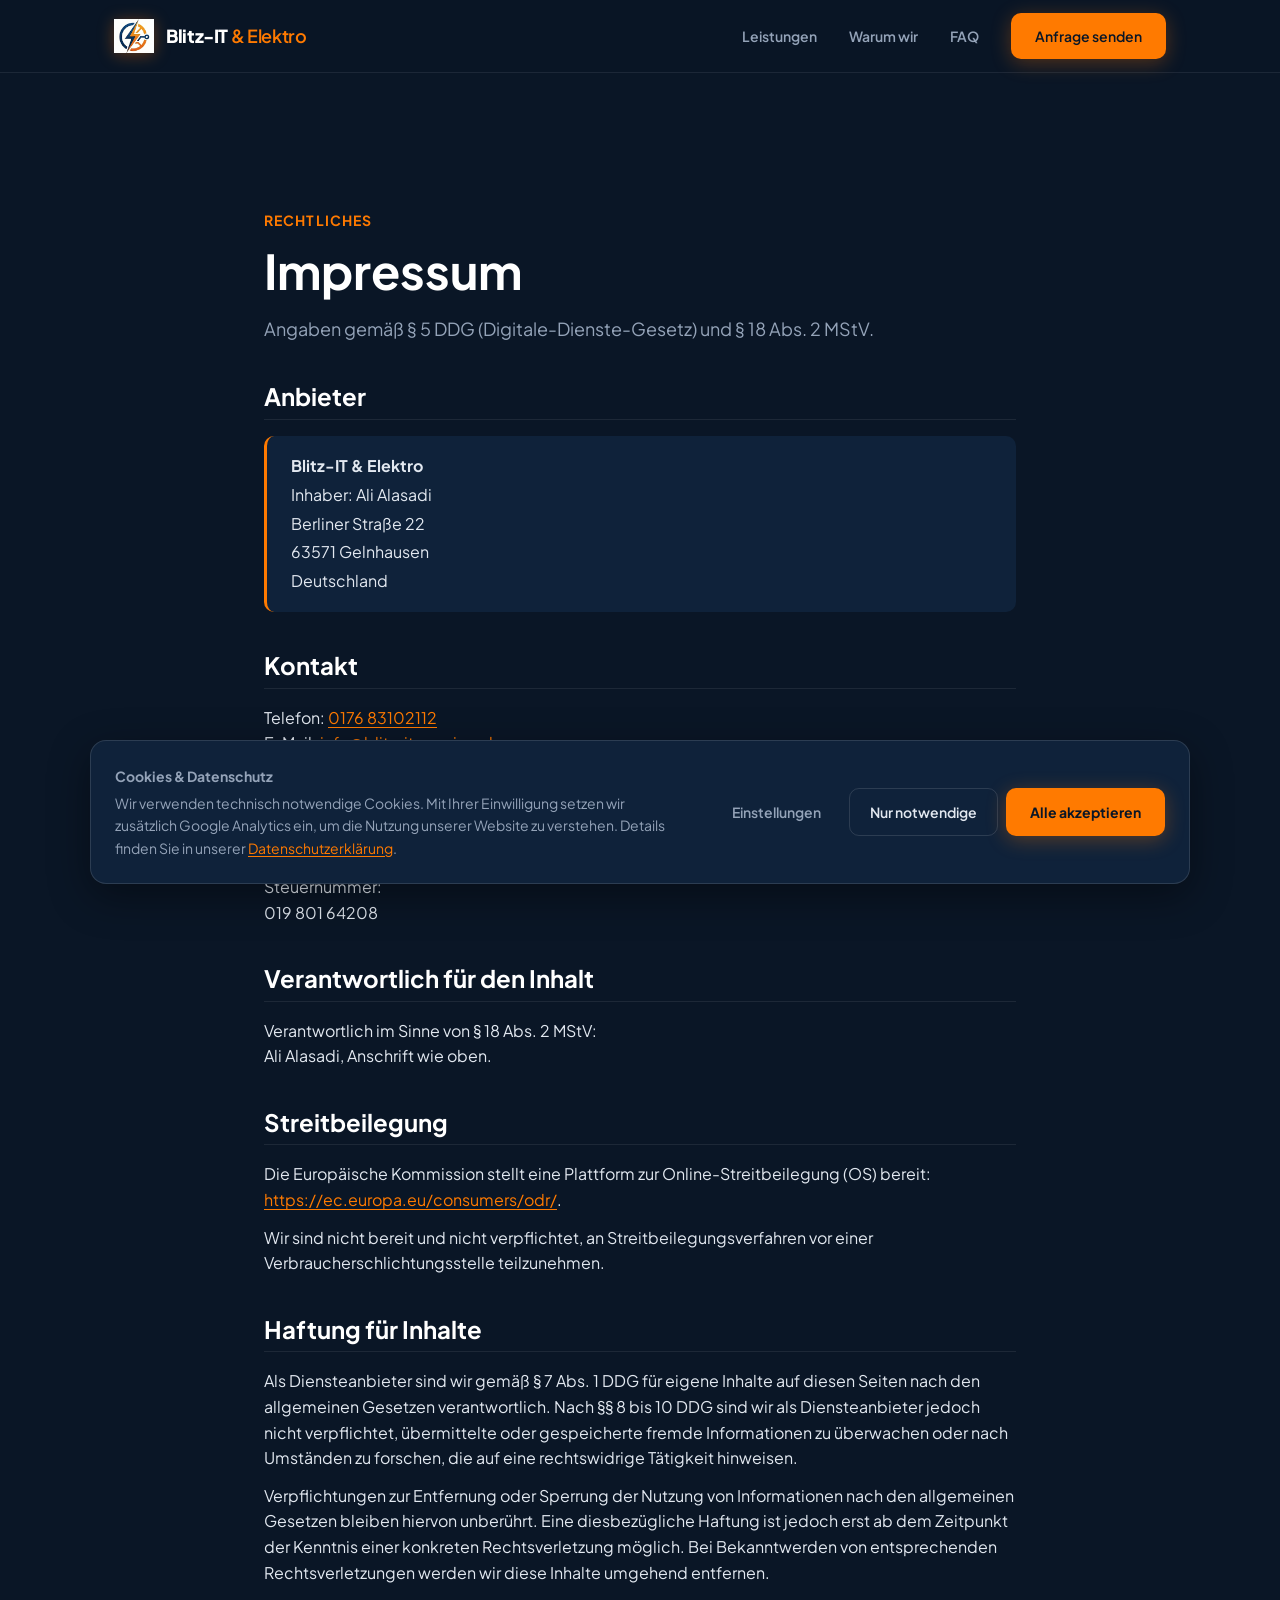
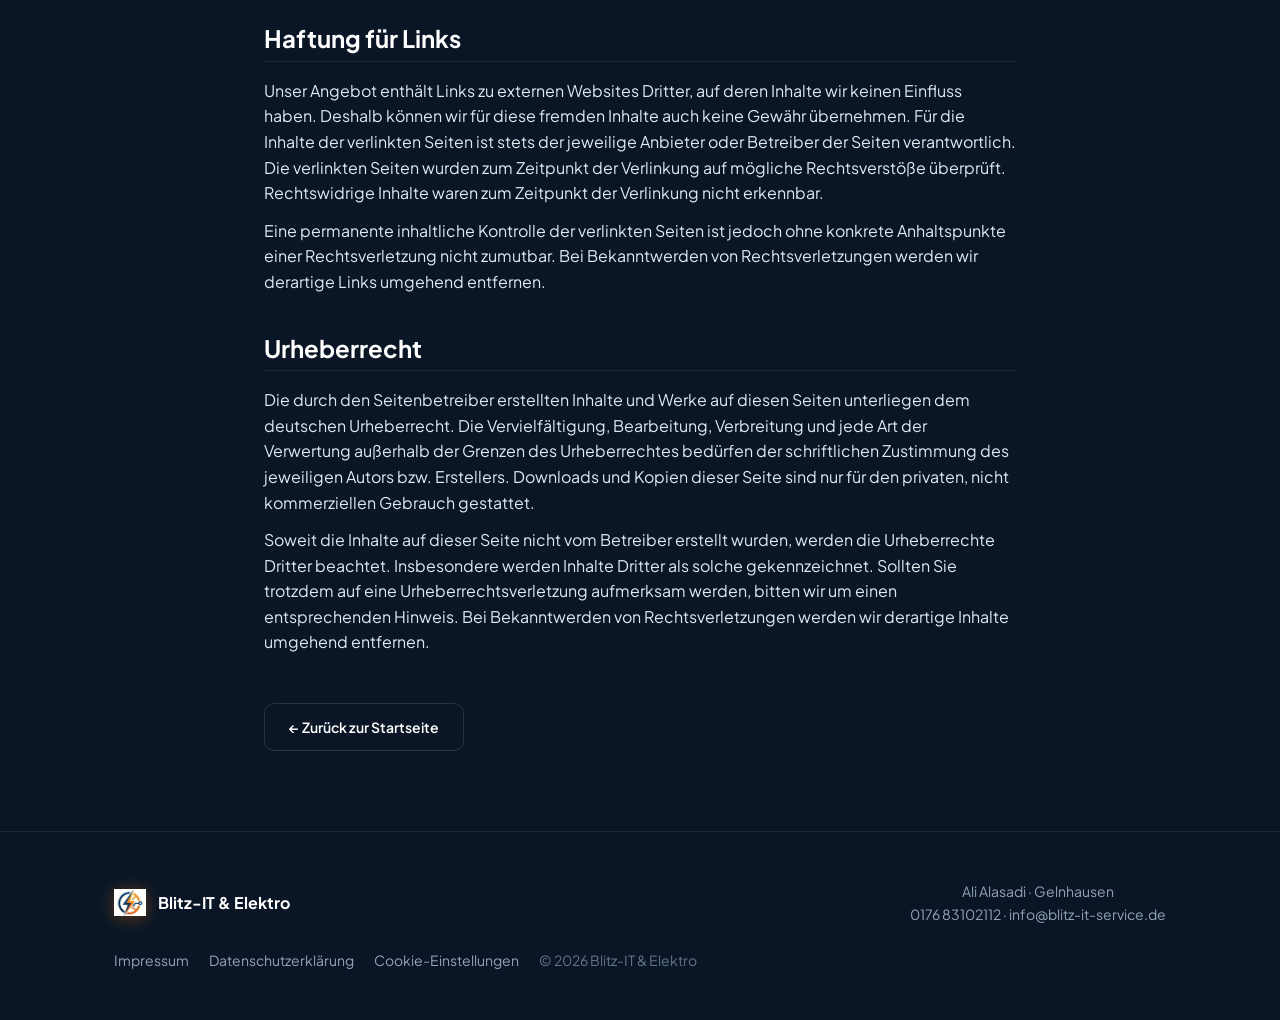
<file: impressum.html>
<!DOCTYPE html>
<html lang="de">
<head>
    <meta charset="UTF-8">
    <meta name="viewport" content="width=device-width, initial-scale=1.0">
    <title>Impressum – Blitz-IT & Elektro</title>
    <meta name="description" content="Impressum von Blitz-IT & Elektro – IT-Support, Netzwerk & Elektro-Service in Gelnhausen.">
    <meta name="robots" content="noindex, follow">
    <link rel="icon" type="image/png" href="favicon.png">
    <link rel="preconnect" href="https://fonts.googleapis.com">
    <link rel="preconnect" href="https://fonts.gstatic.com" crossorigin>
    <link href="https://fonts.googleapis.com/css2?family=Plus+Jakarta+Sans:wght@400;500;600;700;800&display=swap" rel="stylesheet">
    <link rel="stylesheet" href="style.css">
    <script src="cookie-consent.js"></script>
</head>
<body>
<header class="site-header scrolled" id="header">
    <div class="container header-inner">
        <a href="index.html" class="logo-area" aria-label="Blitz-IT & Elektro – Startseite">
            <img src="logo.png" class="logo-icon" alt="Blitz-IT Logo" width="40" height="40">
            <span class="brand">Blitz-IT <span class="brand-accent">&amp; Elektro</span></span>
        </a>
        <nav class="main-nav" aria-label="Hauptnavigation">
            <a href="index.html#leistungen">Leistungen</a>
            <a href="index.html#warum">Warum wir</a>
            <a href="index.html#faq">FAQ</a>
            <a href="index.html#kontakt" class="btn-primary">Anfrage senden</a>
        </nav>
        <button class="menu-toggle" aria-label="Menü öffnen" aria-expanded="false" id="menuToggle">
            <span></span><span></span><span></span>
        </button>
    </div>
</header>
<div class="mobile-menu" id="mobileMenu">
    <nav aria-label="Mobile Navigation">
        <a href="index.html#leistungen">Leistungen</a>
        <a href="index.html#warum">Warum wir</a>
        <a href="index.html#faq">FAQ</a>
        <a href="index.html#kontakt" class="btn-primary mobile-menu-cta">Anfrage senden</a>
    </nav>
</div>
<main id="top" class="legal-page">
    <div class="container legal-container">
        <p class="section-eyebrow">Rechtliches</p>
        <h1>Impressum</h1>
        <p class="legal-intro">Angaben gemäß § 5 DDG (Digitale-Dienste-Gesetz) und § 18 Abs. 2 MStV.</p>

        <section class="legal-section">
            <h2>Anbieter</h2>
            <address class="legal-address">
                <strong>Blitz-IT &amp; Elektro</strong><br>
                Inhaber: Ali Alasadi<br>
                Berliner Straße 22<br>
                63571 Gelnhausen<br>
                Deutschland
            </address>
        </section>

        <section class="legal-section">
            <h2>Kontakt</h2>
            <p>
                Telefon: <a href="tel:+4917683102112">0176 83102112</a><br>
                E-Mail: <a href="mailto:info@blitz-it-service.de">info@blitz-it-service.de</a><br>
                Website: <a href="https://www.blitz-it-service.de/">www.blitz-it-service.de</a>
            </p>
        </section>

        <section class="legal-section">
            <h2>Steuernummer</h2>
            <p>Steuernummer:<br>
            019 801 64208</p>
        </section>

        <section class="legal-section">
            <h2>Verantwortlich für den Inhalt</h2>
            <p>Verantwortlich im Sinne von § 18 Abs. 2 MStV:<br>
            Ali Alasadi, Anschrift wie oben.</p>
        </section>

        <section class="legal-section">
            <h2>Streitbeilegung</h2>
            <p>Die Europäische Kommission stellt eine Plattform zur Online-Streitbeilegung (OS) bereit: <a href="https://ec.europa.eu/consumers/odr/" target="_blank" rel="noopener noreferrer">https://ec.europa.eu/consumers/odr/</a>.</p>
            <p>Wir sind nicht bereit und nicht verpflichtet, an Streitbeilegungsverfahren vor einer Verbraucherschlichtungsstelle teilzunehmen.</p>
        </section>

        <section class="legal-section">
            <h2>Haftung für Inhalte</h2>
            <p>Als Diensteanbieter sind wir gemäß § 7 Abs. 1 DDG für eigene Inhalte auf diesen Seiten nach den allgemeinen Gesetzen verantwortlich. Nach §§ 8 bis 10 DDG sind wir als Diensteanbieter jedoch nicht verpflichtet, übermittelte oder gespeicherte fremde Informationen zu überwachen oder nach Umständen zu forschen, die auf eine rechtswidrige Tätigkeit hinweisen.</p>
            <p>Verpflichtungen zur Entfernung oder Sperrung der Nutzung von Informationen nach den allgemeinen Gesetzen bleiben hiervon unberührt. Eine diesbezügliche Haftung ist jedoch erst ab dem Zeitpunkt der Kenntnis einer konkreten Rechtsverletzung möglich. Bei Bekanntwerden von entsprechenden Rechtsverletzungen werden wir diese Inhalte umgehend entfernen.</p>
        </section>

        <section class="legal-section">
            <h2>Haftung für Links</h2>
            <p>Unser Angebot enthält Links zu externen Websites Dritter, auf deren Inhalte wir keinen Einfluss haben. Deshalb können wir für diese fremden Inhalte auch keine Gewähr übernehmen. Für die Inhalte der verlinkten Seiten ist stets der jeweilige Anbieter oder Betreiber der Seiten verantwortlich. Die verlinkten Seiten wurden zum Zeitpunkt der Verlinkung auf mögliche Rechtsverstöße überprüft. Rechtswidrige Inhalte waren zum Zeitpunkt der Verlinkung nicht erkennbar.</p>
            <p>Eine permanente inhaltliche Kontrolle der verlinkten Seiten ist jedoch ohne konkrete Anhaltspunkte einer Rechtsverletzung nicht zumutbar. Bei Bekanntwerden von Rechtsverletzungen werden wir derartige Links umgehend entfernen.</p>
        </section>

        <section class="legal-section">
            <h2>Urheberrecht</h2>
            <p>Die durch den Seitenbetreiber erstellten Inhalte und Werke auf diesen Seiten unterliegen dem deutschen Urheberrecht. Die Vervielfältigung, Bearbeitung, Verbreitung und jede Art der Verwertung außerhalb der Grenzen des Urheberrechtes bedürfen der schriftlichen Zustimmung des jeweiligen Autors bzw. Erstellers. Downloads und Kopien dieser Seite sind nur für den privaten, nicht kommerziellen Gebrauch gestattet.</p>
            <p>Soweit die Inhalte auf dieser Seite nicht vom Betreiber erstellt wurden, werden die Urheberrechte Dritter beachtet. Insbesondere werden Inhalte Dritter als solche gekennzeichnet. Sollten Sie trotzdem auf eine Urheberrechtsverletzung aufmerksam werden, bitten wir um einen entsprechenden Hinweis. Bei Bekanntwerden von Rechtsverletzungen werden wir derartige Inhalte umgehend entfernen.</p>
        </section>

        <p class="legal-back"><a href="index.html" class="btn-secondary">← Zurück zur Startseite</a></p>
    </div>
</main>
<footer class="site-footer">
    <div class="container footer-inner">
        <div class="footer-brand">
            <img src="logo.png" alt="Blitz-IT Logo" width="32" height="32" class="logo-icon">
            <span>Blitz-IT &amp; Elektro</span>
        </div>
        <div class="footer-info">
            <p>Ali Alasadi · Gelnhausen</p>
            <p><a href="tel:+4917683102112">0176 83102112</a> · <a href="mailto:info@blitz-it-service.de">info@blitz-it-service.de</a></p>
        </div>
        <div class="footer-legal">
            <a href="impressum.html">Impressum</a>
            <a href="datenschutz.html">Datenschutzerklärung</a>
            <a href="#" data-cookie-settings>Cookie-Einstellungen</a>
            <span class="footer-copy">© 2026 Blitz-IT &amp; Elektro</span>
        </div>
    </div>
</footer>
<script src="script.js"></script>
</body>
</html>
</file>
<file: style.css>
/* ============================================
   BLITZ-IT & ELEKTRO — Enhanced Design
   Dark Navy + Orange — Modern, Professional
   ============================================ */

/* ===== DESIGN TOKENS ===== */
:root {
    /* Colors — Brand */
    --navy-900: #0a1626;
    --navy-800: #0f223a;
    --navy-700: #11263f;
    --navy-600: #1a3050;
    --navy-500: #1e3a5c;
    --navy-400: #2a4a6e;
    --orange: #ff7a00;
    --orange-light: #ff9333;
    --orange-dark: #e66e00;
    --orange-glow: rgba(255, 122, 0, 0.35);
    --text-white: #ffffff;
    --text-light: #e2e8f0;
    --text-muted: #94a3b8;
    --text-faint: #64748b;
    --border-subtle: rgba(255, 255, 255, 0.08);
    --border-medium: rgba(255, 255, 255, 0.12);

    /* Semantic */
    --color-bg: var(--navy-900);
    --color-surface: var(--navy-800);
    --color-surface-2: var(--navy-700);

    /* Typography */
    --font-body: 'Plus Jakarta Sans', system-ui, -apple-system, sans-serif;

    /* Type Scale */
    --text-xs: 0.75rem;
    --text-sm: 0.875rem;
    --text-base: 1rem;
    --text-lg: 1.125rem;
    --text-xl: 1.25rem;
    --text-2xl: 1.5rem;
    --text-3xl: clamp(1.75rem, 1.2rem + 2.5vw, 2.5rem);
    --text-4xl: clamp(2rem, 1.5rem + 3vw, 3rem);
    --text-hero: clamp(2.5rem, 1.5rem + 5vw, 4.5rem);

    /* Spacing */
    --space-1: 0.25rem;
    --space-2: 0.5rem;
    --space-3: 0.75rem;
    --space-4: 1rem;
    --space-5: 1.25rem;
    --space-6: 1.5rem;
    --space-8: 2rem;
    --space-10: 2.5rem;
    --space-12: 3rem;
    --space-16: 4rem;
    --space-20: 5rem;
    --space-24: 6rem;

    /* Radius */
    --radius-sm: 0.375rem;
    --radius-md: 0.625rem;
    --radius-lg: 1rem;
    --radius-xl: 1.5rem;
    --radius-full: 9999px;

    /* Transitions */
    --t-fast: 150ms cubic-bezier(0.16, 1, 0.3, 1);
    --t-base: 250ms cubic-bezier(0.16, 1, 0.3, 1);
    --t-slow: 400ms cubic-bezier(0.16, 1, 0.3, 1);

    /* Shadows */
    --shadow-sm: 0 2px 8px rgba(0, 0, 0, 0.2);
    --shadow-md: 0 4px 20px rgba(0, 0, 0, 0.3);
    --shadow-lg: 0 12px 40px rgba(0, 0, 0, 0.4);
    --shadow-orange: 0 4px 20px rgba(255, 122, 0, 0.3);

    /* Layout */
    --container: 1100px;
}

/* ===== RESET ===== */
*, *::before, *::after {
    box-sizing: border-box;
    margin: 0;
    padding: 0;
}

html {
    -webkit-font-smoothing: antialiased;
    -moz-osx-font-smoothing: grayscale;
    text-rendering: optimizeLegibility;
    scroll-behavior: smooth;
    scroll-padding-top: 80px;
}

body {
    font-family: var(--font-body);
    font-size: var(--text-base);
    line-height: 1.6;
    color: var(--text-light);
    background-color: var(--color-bg);
    overflow-x: hidden;
    min-height: 100dvh;
}

img, svg { display: block; max-width: 100%; height: auto; }
ul[role="list"] { list-style: none; }
a { text-decoration: none; color: inherit; }
button { cursor: pointer; font: inherit; border: none; background: none; color: inherit; }
input, textarea { font: inherit; color: inherit; }

h1, h2, h3, h4 {
    text-wrap: balance;
    line-height: 1.15;
    color: var(--text-white);
    font-weight: 700;
}

p, li {
    text-wrap: pretty;
    max-width: 72ch;
}

::selection {
    background: var(--orange);
    color: var(--navy-900);
}

:focus-visible {
    outline: 2px solid var(--orange);
    outline-offset: 3px;
    border-radius: var(--radius-sm);
}

/* ===== LAYOUT ===== */
.container {
    width: 100%;
    max-width: var(--container);
    margin: 0 auto;
    padding: 0 var(--space-6);
}

/* ===== BUTTONS ===== */
.btn-primary {
    display: inline-flex;
    align-items: center;
    justify-content: center;
    gap: var(--space-2);
    background: var(--orange);
    color: var(--navy-900) !important;
    font-weight: 700;
    font-size: var(--text-sm);
    padding: 12px 24px;
    border-radius: var(--radius-md);
    transition: all var(--t-base);
    box-shadow: var(--shadow-orange);
    white-space: nowrap;
}

.btn-primary:hover {
    background: var(--orange-light);
    transform: translateY(-2px);
    box-shadow: 0 6px 28px rgba(255, 122, 0, 0.4);
}

.btn-primary:active {
    transform: translateY(0);
}

.btn-secondary {
    display: inline-flex;
    align-items: center;
    justify-content: center;
    gap: var(--space-2);
    background: transparent;
    color: var(--text-white);
    font-weight: 600;
    font-size: var(--text-sm);
    padding: 12px 24px;
    border-radius: var(--radius-md);
    border: 1px solid var(--border-medium);
    transition: all var(--t-base);
    white-space: nowrap;
}

.btn-secondary:hover {
    background: var(--navy-700);
    border-color: var(--orange);
    color: var(--orange);
}

.btn-lg {
    padding: 16px 32px;
    font-size: var(--text-base);
}

.btn-full {
    width: 100%;
}

/* ===== HEADER ===== */
.site-header {
    position: sticky;
    top: 0;
    z-index: 100;
    background: rgba(10, 22, 38, 0.85);
    backdrop-filter: blur(16px);
    -webkit-backdrop-filter: blur(16px);
    border-bottom: 1px solid var(--border-subtle);
    transition: all var(--t-base);
}

.site-header.scrolled {
    background: rgba(10, 22, 38, 0.95);
    box-shadow: var(--shadow-md);
}

.header-inner {
    display: flex;
    justify-content: space-between;
    align-items: center;
    height: 72px;
}

.logo-area {
    display: flex;
    align-items: center;
    gap: var(--space-3);
}

.logo-icon {
    flex-shrink: 0;
    filter: drop-shadow(0 2px 8px var(--orange-glow));
    transition: transform var(--t-base);
}

.logo-area:hover .logo-icon {
    transform: scale(1.1) rotate(-5deg);
}

.brand {
    font-size: var(--text-lg);
    font-weight: 800;
    color: var(--text-white);
    letter-spacing: -0.02em;
}

.brand-accent {
    color: var(--orange);
    font-weight: 600;
}

.main-nav {
    display: flex;
    align-items: center;
    gap: var(--space-8);
}

.main-nav a {
    font-size: var(--text-sm);
    font-weight: 600;
    color: var(--text-muted);
    transition: color var(--t-fast);
}

.main-nav a:hover {
    color: var(--text-white);
}

.main-nav a.btn-primary {
    color: var(--navy-900) !important;
}

.menu-toggle {
    display: none;
    flex-direction: column;
    gap: 5px;
    padding: 8px;
}

.menu-toggle span {
    width: 24px;
    height: 2px;
    background: var(--text-white);
    border-radius: 2px;
    transition: all var(--t-base);
}

.menu-toggle.active span:nth-child(1) {
    transform: translateY(7px) rotate(45deg);
}
.menu-toggle.active span:nth-child(2) {
    opacity: 0;
}
.menu-toggle.active span:nth-child(3) {
    transform: translateY(-7px) rotate(-45deg);
}

/* ===== MOBILE MENU ===== */
.mobile-menu {
    position: fixed;
    top: 72px;
    left: 0;
    right: 0;
    background: var(--navy-800);
    border-bottom: 1px solid var(--border-subtle);
    transform: translateY(-100%);
    opacity: 0;
    transition: all var(--t-base);
    z-index: 99;
    pointer-events: none;
}

.mobile-menu.open {
    transform: translateY(0);
    opacity: 1;
    pointer-events: auto;
}

.mobile-menu nav {
    display: flex;
    flex-direction: column;
    padding: var(--space-6);
    gap: var(--space-4);
}

.mobile-menu a {
    font-size: var(--text-lg);
    font-weight: 600;
    color: var(--text-light);
    padding: var(--space-2) 0;
}

.mobile-menu a:hover {
    color: var(--orange);
}

.mobile-cta {
    margin-top: var(--space-2);
}

/* ===== HERO ===== */
.hero {
    position: relative;
    padding: clamp(80px, 12vw, 160px) 0 clamp(100px, 14vw, 180px);
    overflow: hidden;
}

.hero-bg {
    position: absolute;
    inset: 0;
    z-index: 0;
}

.hero-photo {
    position: absolute;
    inset: 0;
    background: url('hero.jpg') center / cover no-repeat;
    opacity: 0.35;
    mask-image: linear-gradient(to bottom, black 0%, black 50%, transparent 100%);
    -webkit-mask-image: linear-gradient(to bottom, black 0%, black 50%, transparent 100%);
}

.hero-grid {
    position: absolute;
    inset: 0;
    background-image:
        linear-gradient(rgba(255, 255, 255, 0.03) 1px, transparent 1px),
        linear-gradient(90deg, rgba(255, 255, 255, 0.03) 1px, transparent 1px);
    background-size: 60px 60px;
    mask-image: radial-gradient(ellipse 80% 60% at 50% 40%, black, transparent);
    -webkit-mask-image: radial-gradient(ellipse 80% 60% at 50% 40%, black, transparent);
}

.hero-glow {
    position: absolute;
    top: -10%;
    left: 50%;
    transform: translateX(-50%);
    width: 800px;
    height: 600px;
    background: radial-gradient(ellipse, var(--orange-glow) 0%, transparent 60%);
    filter: blur(60px);
    animation: glow-pulse 6s ease-in-out infinite;
}

@keyframes glow-pulse {
    0%, 100% { opacity: 0.5; transform: translateX(-50%) scale(1); }
    50% { opacity: 0.8; transform: translateX(-50%) scale(1.1); }
}

.hero-content {
    position: relative;
    z-index: 1;
    text-align: center;
    max-width: 720px;
}

.hero-badge {
    display: inline-block;
    font-size: var(--text-sm);
    font-weight: 600;
    color: var(--orange);
    background: rgba(255, 122, 0, 0.1);
    border: 1px solid rgba(255, 122, 0, 0.25);
    padding: 6px 16px;
    border-radius: var(--radius-full);
    margin-bottom: var(--space-6);
    animation: fade-up 600ms ease-out;
}

.hero h1 {
    font-size: var(--text-hero);
    font-weight: 800;
    letter-spacing: -0.03em;
    margin-bottom: var(--space-5);
    animation: fade-up 600ms 100ms ease-out backwards;
}

.hero-highlight {
    background: linear-gradient(135deg, var(--orange), var(--orange-light));
    -webkit-background-clip: text;
    background-clip: text;
    -webkit-text-fill-color: transparent;
}

.hero-subtitle {
    font-size: var(--text-lg);
    color: var(--text-muted);
    max-width: 540px;
    margin: 0 auto var(--space-8);
    animation: fade-up 600ms 200ms ease-out backwards;
}

.hero-actions {
    display: flex;
    gap: var(--space-4);
    justify-content: center;
    flex-wrap: wrap;
    animation: fade-up 600ms 300ms ease-out backwards;
}

.hero-stats {
    display: flex;
    gap: var(--space-12);
    justify-content: center;
    margin-top: var(--space-16);
    animation: fade-up 600ms 400ms ease-out backwards;
}

.hero-stat {
    display: flex;
    flex-direction: column;
    align-items: center;
}

.stat-number {
    font-size: var(--text-2xl);
    font-weight: 800;
    color: var(--orange);
}

.stat-label {
    font-size: var(--text-sm);
    color: var(--text-muted);
    margin-top: var(--space-1);
}

.hero-wave {
    position: absolute;
    bottom: -1px;
    left: 0;
    right: 0;
    z-index: 1;
    line-height: 0;
}

.hero-wave svg {
    width: 100%;
    height: 60px;
}

@keyframes fade-up {
    from {
        opacity: 0;
        transform: translateY(20px);
    }
    to {
        opacity: 1;
        transform: translateY(0);
    }
}

/* ===== SECTION HEADER ===== */
.section-header {
    text-align: center;
    max-width: 640px;
    margin: 0 auto var(--space-16);
}

.section-eyebrow {
    font-size: var(--text-sm);
    font-weight: 700;
    color: var(--orange);
    text-transform: uppercase;
    letter-spacing: 0.08em;
    margin-bottom: var(--space-3);
}

.section-header h2 {
    font-size: var(--text-4xl);
    font-weight: 800;
    letter-spacing: -0.02em;
    margin-bottom: var(--space-4);
}

.section-desc {
    font-size: var(--text-lg);
    color: var(--text-muted);
}

/* ===== SERVICES ===== */
.services {
    padding: clamp(60px, 10vw, 120px) 0;
}

.service-grid {
    display: grid;
    grid-template-columns: repeat(auto-fit, minmax(280px, 1fr));
    gap: var(--space-6);
}

@media (min-width: 960px) {
    .service-grid {
        grid-template-columns: repeat(6, 1fr);
    }
    .service-card {
        grid-column: span 2;
    }
    .service-card:nth-child(4) {
        grid-column: 2 / span 2;
    }
    .service-card:nth-child(5) {
        grid-column: 4 / span 2;
    }
}

.service-card {
    background: var(--navy-800);
    border: 1px solid var(--border-subtle);
    border-radius: var(--radius-lg);
    padding: 0 0 var(--space-8) 0;
    transition: all var(--t-base);
    position: relative;
    overflow: hidden;
}

.service-image {
    width: 100%;
    height: 200px;
    overflow: hidden;
    position: relative;
}

.service-image img {
    width: 100%;
    height: 100%;
    object-fit: cover;
    transition: transform var(--t-slow);
}

.service-card:hover .service-image img {
    transform: scale(1.08);
}

.service-card .service-icon {
    margin: var(--space-6) var(--space-8) 0;
}

.service-card h3 {
    padding: 0 var(--space-8);
}

.service-card ul {
    padding: 0 var(--space-8);
}

.service-card::before {
    content: "";
    position: absolute;
    top: 0;
    left: 0;
    right: 0;
    height: 3px;
    background: linear-gradient(90deg, var(--orange), var(--orange-light));
    transform: scaleX(0);
    transform-origin: left;
    transition: transform var(--t-base);
    z-index: 2;
}

.service-card:hover {
    border-color: var(--border-medium);
    transform: translateY(-4px);
    box-shadow: var(--shadow-lg);
}

.service-card:hover::before {
    transform: scaleX(1);
}

.service-icon {
    width: 56px;
    height: 56px;
    display: flex;
    align-items: center;
    justify-content: center;
    background: rgba(255, 122, 0, 0.1);
    border: 1px solid rgba(255, 122, 0, 0.2);
    border-radius: var(--radius-md);
    color: var(--orange);
    margin-bottom: var(--space-5);
    transition: all var(--t-base);
}

.service-card:hover .service-icon {
    background: var(--orange);
    color: var(--navy-900);
    transform: scale(1.05);
}

.service-card h3 {
    font-size: var(--text-xl);
    font-weight: 700;
    margin-bottom: var(--space-4);
}

.service-card ul {
    list-style: none;
    padding: 0;
}

.service-card li {
    font-size: var(--text-base);
    color: var(--text-muted);
    padding: var(--space-2) 0;
    padding-left: var(--space-6);
    position: relative;
}

.service-card li::before {
    content: "";
    position: absolute;
    left: 0;
    top: 50%;
    transform: translateY(-50%);
    width: 6px;
    height: 6px;
    border-radius: 50%;
    background: var(--orange);
    opacity: 0.6;
}

/* ===== WHY US ===== */
.why-us {
    padding: clamp(60px, 10vw, 120px) 0;
    background: var(--navy-800);
    border-top: 1px solid var(--border-subtle);
    border-bottom: 1px solid var(--border-subtle);
}

.why-grid {
    display: grid;
    grid-template-columns: repeat(auto-fit, minmax(240px, 1fr));
    gap: var(--space-6);
}

.why-card {
    text-align: center;
    padding: var(--space-8);
}

.why-icon {
    width: 64px;
    height: 64px;
    display: flex;
    align-items: center;
    justify-content: center;
    margin: 0 auto var(--space-5);
    background: rgba(255, 122, 0, 0.08);
    border: 1px solid rgba(255, 122, 0, 0.15);
    border-radius: var(--radius-full);
    color: var(--orange);
    transition: all var(--t-base);
}

.why-card:hover .why-icon {
    background: var(--orange);
    color: var(--navy-900);
    transform: scale(1.1);
}

.why-card h3 {
    font-size: var(--text-lg);
    font-weight: 700;
    margin-bottom: var(--space-3);
}

.why-card p {
    font-size: var(--text-base);
    color: var(--text-muted);
    max-width: 280px;
    margin: 0 auto;
}

/* ===== PROCESS ===== */
.process {
    padding: clamp(60px, 10vw, 120px) 0;
}

.process-steps {
    display: flex;
    align-items: stretch;
    gap: var(--space-4);
    max-width: 900px;
    margin: 0 auto;
}

.step {
    flex: 1;
    text-align: center;
    padding: var(--space-8);
    background: var(--navy-800);
    border: 1px solid var(--border-subtle);
    border-radius: var(--radius-lg);
    transition: all var(--t-base);
}

.step:hover {
    border-color: rgba(255, 122, 0, 0.3);
    transform: translateY(-4px);
}

.step-number {
    width: 48px;
    height: 48px;
    display: flex;
    align-items: center;
    justify-content: center;
    margin: 0 auto var(--space-5);
    background: var(--orange);
    color: var(--navy-900);
    font-size: var(--text-xl);
    font-weight: 800;
    border-radius: var(--radius-full);
    box-shadow: var(--shadow-orange);
}

.step h3 {
    font-size: var(--text-lg);
    font-weight: 700;
    margin-bottom: var(--space-3);
}

.step p {
    font-size: var(--text-base);
    color: var(--text-muted);
}

.step-connector {
    display: flex;
    align-items: center;
    flex: 0 0 40px;
}

.step-connector::before {
    content: "";
    width: 100%;
    height: 2px;
    background: linear-gradient(90deg, transparent, var(--border-medium), transparent);
}

/* ===== SERVICE AREA ===== */
.service-area {
    padding: clamp(60px, 10vw, 120px) 0;
    background: var(--navy-800);
    border-top: 1px solid var(--border-subtle);
    border-bottom: 1px solid var(--border-subtle);
}

.service-area .container {
    display: flex;
    align-items: center;
    gap: var(--space-16);
}

.area-content {
    flex: 1;
}

.area-content h2 {
    font-size: var(--text-4xl);
    font-weight: 800;
    margin-bottom: var(--space-4);
    letter-spacing: -0.02em;
}

.area-desc {
    font-size: var(--text-lg);
    color: var(--text-muted);
    margin-bottom: var(--space-6);
}

.area-list {
    display: flex;
    flex-wrap: wrap;
    gap: var(--space-3);
    margin-bottom: var(--space-8);
    list-style: none;
    padding: 0;
}

.area-list li {
    font-size: var(--text-sm);
    font-weight: 600;
    color: var(--text-light);
    background: var(--navy-700);
    border: 1px solid var(--border-subtle);
    padding: 8px 16px;
    border-radius: var(--radius-full);
    transition: all var(--t-fast);
}

.area-list li:hover {
    border-color: var(--orange);
    color: var(--orange);
}

.area-visual {
    flex: 0 0 280px;
    display: flex;
    justify-content: center;
}

.area-circle {
    position: relative;
    width: 280px;
    height: 280px;
    display: flex;
    align-items: center;
    justify-content: center;
}

.area-center-dot {
    width: 16px;
    height: 16px;
    background: var(--orange);
    border-radius: 50%;
    box-shadow: 0 0 20px var(--orange-glow);
    z-index: 2;
}

.area-ring {
    position: absolute;
    border: 1px solid var(--border-medium);
    border-radius: 50%;
    animation: ring-expand 4s ease-out infinite;
}

.area-ring-1 {
    width: 80px;
    height: 80px;
    animation-delay: 0s;
}

.area-ring-2 {
    width: 80px;
    height: 80px;
    animation-delay: 1.3s;
}

.area-ring-3 {
    width: 80px;
    height: 80px;
    animation-delay: 2.6s;
}

@keyframes ring-expand {
    0% {
        width: 80px;
        height: 80px;
        opacity: 0.8;
        border-color: var(--orange);
    }
    100% {
        width: 280px;
        height: 280px;
        opacity: 0;
        border-color: var(--border-medium);
    }
}

.area-label {
    position: absolute;
    bottom: -30px;
    left: 50%;
    transform: translateX(-50%);
    font-size: var(--text-sm);
    font-weight: 600;
    color: var(--text-muted);
}

/* ===== FAQ ===== */
.faq {
    padding: clamp(60px, 10vw, 120px) 0;
}

.faq-list {
    max-width: 720px;
    margin: 0 auto;
    display: flex;
    flex-direction: column;
    gap: var(--space-4);
}

.faq-item {
    background: var(--navy-800);
    border: 1px solid var(--border-subtle);
    border-radius: var(--radius-md);
    overflow: hidden;
    transition: border-color var(--t-base);
}

.faq-item[open] {
    border-color: rgba(255, 122, 0, 0.3);
}

.faq-item summary {
    display: flex;
    justify-content: space-between;
    align-items: center;
    gap: var(--space-4);
    padding: var(--space-5) var(--space-6);
    font-size: var(--text-lg);
    font-weight: 600;
    color: var(--text-white);
    cursor: pointer;
    list-style: none;
    transition: color var(--t-fast);
}

.faq-item summary::-webkit-details-marker { display: none; }
.faq-item summary::marker { display: none; }

.faq-item summary:hover {
    color: var(--orange);
}

.faq-icon {
    flex-shrink: 0;
    color: var(--text-muted);
    transition: transform var(--t-base);
}

.faq-item[open] .faq-icon {
    transform: rotate(180deg);
    color: var(--orange);
}

.faq-answer {
    padding: 0 var(--space-6) var(--space-5);
}

.faq-answer p {
    color: var(--text-muted);
    font-size: var(--text-base);
}

/* ===== CONTACT ===== */
.contact {
    padding: clamp(60px, 10vw, 120px) 0;
    background: var(--navy-800);
    border-top: 1px solid var(--border-subtle);
}

.contact-grid {
    display: grid;
    grid-template-columns: 1fr 1fr;
    gap: var(--space-16);
    align-items: start;
}

.contact-info h2 {
    font-size: var(--text-4xl);
    font-weight: 800;
    margin-bottom: var(--space-4);
    letter-spacing: -0.02em;
}

.contact-desc {
    font-size: var(--text-lg);
    color: var(--text-muted);
    margin-bottom: var(--space-10);
}

.contact-details {
    display: flex;
    flex-direction: column;
    gap: var(--space-5);
}

.contact-item {
    display: flex;
    align-items: center;
    gap: var(--space-4);
    transition: transform var(--t-fast);
}

a.contact-item:hover {
    transform: translateX(4px);
}

.contact-item-icon {
    flex-shrink: 0;
    width: 48px;
    height: 48px;
    display: flex;
    align-items: center;
    justify-content: center;
    background: rgba(255, 122, 0, 0.08);
    border: 1px solid rgba(255, 122, 0, 0.15);
    border-radius: var(--radius-md);
    color: var(--orange);
}

.contact-label {
    display: block;
    font-size: var(--text-xs);
    color: var(--text-faint);
    text-transform: uppercase;
    letter-spacing: 0.05em;
    margin-bottom: 2px;
}

.contact-value {
    display: block;
    font-size: var(--text-base);
    font-weight: 600;
    color: var(--text-white);
}

a.contact-item:hover .contact-value {
    color: var(--orange);
}

/* Contact Form */
.contact-form-wrap {
    background: var(--navy-700);
    border: 1px solid var(--border-subtle);
    border-radius: var(--radius-lg);
    padding: var(--space-8);
}

.contact-form {
    display: flex;
    flex-direction: column;
    gap: var(--space-5);
}

.form-group {
    display: flex;
    flex-direction: column;
    gap: var(--space-2);
}

.form-group label {
    font-size: var(--text-sm);
    font-weight: 600;
    color: var(--text-light);
}

.form-group input,
.form-group textarea {
    padding: 14px 16px;
    background: var(--navy-900);
    border: 1px solid var(--border-medium);
    border-radius: var(--radius-md);
    color: var(--text-white);
    font-size: var(--text-base);
    transition: all var(--t-fast);
    resize: vertical;
}

.form-group input::placeholder,
.form-group textarea::placeholder {
    color: var(--text-faint);
}

.form-group input:focus,
.form-group textarea:focus {
    outline: none;
    border-color: var(--orange);
    box-shadow: 0 0 0 3px rgba(255, 122, 0, 0.15);
}

.form-note {
    font-size: var(--text-sm);
    color: var(--text-faint);
    text-align: center;
    margin-top: var(--space-2);
}

/* ===== MOBILE CTA ===== */
.mobile-bottom-cta {
    display: none;
    position: fixed;
    bottom: 0;
    left: 0;
    right: 0;
    z-index: 90;
    background: rgba(10, 22, 38, 0.95);
    backdrop-filter: blur(16px);
    -webkit-backdrop-filter: blur(16px);
    border-top: 1px solid var(--border-medium);
    padding: var(--space-3) var(--space-4);
    gap: var(--space-3);
    align-items: center;
}

.mobile-cta-call {
    flex-shrink: 0;
    width: 52px;
    height: 52px;
    display: flex;
    align-items: center;
    justify-content: center;
    background: var(--navy-700);
    border: 1px solid var(--border-medium);
    border-radius: var(--radius-md);
    color: var(--orange);
    transition: all var(--t-fast);
}

.mobile-cta-call:hover {
    background: var(--navy-600);
    border-color: var(--orange);
}

.mobile-cta-btn {
    flex: 1;
}

/* ===== FOOTER ===== */
.site-footer {
    background: var(--navy-900);
    border-top: 1px solid var(--border-subtle);
    padding: var(--space-12) 0;
}

.footer-inner {
    display: flex;
    justify-content: space-between;
    align-items: center;
    flex-wrap: wrap;
    gap: var(--space-6);
}

.footer-brand {
    display: flex;
    align-items: center;
    gap: var(--space-3);
    font-size: var(--text-base);
    font-weight: 700;
    color: var(--text-white);
}

.footer-info {
    text-align: center;
}

.footer-info p {
    font-size: var(--text-sm);
    color: var(--text-muted);
}

.footer-info a {
    color: var(--text-muted);
    transition: color var(--t-fast);
}

.footer-info a:hover {
    color: var(--orange);
}

.footer-legal {
    display: flex;
    align-items: center;
    gap: var(--space-5);
    font-size: var(--text-sm);
}

.footer-legal a {
    color: var(--text-muted);
    transition: color var(--t-fast);
}

.footer-legal a:hover {
    color: var(--orange);
}

.footer-copy {
    color: var(--text-faint);
}

/* ===== SCROLL REVEAL ===== */
.reveal {
    opacity: 0;
    transform: translateY(30px);
    transition: opacity 600ms ease-out, transform 600ms ease-out;
}

.reveal.visible {
    opacity: 1;
    transform: translateY(0);
}

/* ===== LEGAL PAGES (Impressum / Datenschutz) ===== */
.legal-page {
    padding: calc(72px + var(--space-16)) 0 var(--space-20);
}

.legal-container {
    max-width: 800px;
}

.legal-page h1 {
    font-size: var(--text-4xl);
    margin-bottom: var(--space-4);
}

.legal-intro {
    color: var(--text-muted);
    font-size: var(--text-lg);
    margin-bottom: var(--space-10);
}

.legal-toc {
    background: var(--color-surface);
    border: 1px solid var(--border-subtle);
    border-radius: var(--radius-lg);
    padding: var(--space-6) var(--space-8);
    margin-bottom: var(--space-12);
}

.legal-toc ol {
    padding-left: var(--space-5);
    columns: 2;
    column-gap: var(--space-8);
    font-size: var(--text-sm);
}

.legal-toc li { margin: var(--space-1) 0; break-inside: avoid; }
.legal-toc a { color: var(--text-muted); transition: color var(--t-fast); }
.legal-toc a:hover { color: var(--orange); }

.legal-section {
    margin-bottom: var(--space-10);
    scroll-margin-top: 90px;
}

.legal-section h2 {
    font-size: var(--text-2xl);
    margin-bottom: var(--space-4);
    padding-bottom: var(--space-2);
    border-bottom: 1px solid var(--border-subtle);
}

.legal-section p,
.legal-section li {
    color: var(--text-light);
    margin-bottom: var(--space-3);
}

.legal-section ul {
    padding-left: var(--space-5);
    margin-bottom: var(--space-4);
}

.legal-section a:not(.btn-secondary) {
    color: var(--orange);
    text-decoration: underline;
    text-underline-offset: 3px;
}

.legal-section a:not(.btn-secondary):hover { color: var(--orange-light); }

.legal-section code {
    font-family: ui-monospace, SFMono-Regular, Menlo, monospace;
    font-size: 0.9em;
    background: var(--color-surface-2);
    padding: 2px 6px;
    border-radius: var(--radius-sm);
}

.legal-address {
    font-style: normal;
    line-height: 1.8;
    background: var(--color-surface);
    border-left: 3px solid var(--orange);
    border-radius: var(--radius-md);
    padding: var(--space-4) var(--space-6);
    margin-bottom: var(--space-4);
}

.legal-todo {
    background: rgba(255, 122, 0, 0.18);
    color: var(--orange-light);
    padding: 1px 6px;
    border-radius: var(--radius-sm);
    font-weight: 600;
}

.legal-back { margin-top: var(--space-12); }

/* ===== CONTACT FORM CONSENT ===== */
.form-consent {
    display: flex;
    align-items: flex-start;
    gap: var(--space-3);
}

.form-consent input[type="checkbox"] {
    flex-shrink: 0;
    width: 18px;
    height: 18px;
    margin-top: 3px;
    accent-color: var(--orange);
    cursor: pointer;
}

.form-consent label {
    font-size: var(--text-sm);
    color: var(--text-muted);
    line-height: 1.5;
    cursor: pointer;
}

.form-consent label a {
    color: var(--orange);
    text-decoration: underline;
    text-underline-offset: 2px;
}

/* ===== COOKIE CONSENT ===== */
.btn-ghost {
    display: inline-flex;
    align-items: center;
    justify-content: center;
    padding: 12px 20px;
    font-size: var(--text-sm);
    font-weight: 600;
    color: var(--text-muted);
    border-radius: var(--radius-md);
    transition: color var(--t-fast), background var(--t-fast);
    white-space: nowrap;
}

.btn-ghost:hover {
    color: var(--text-white);
    background: var(--border-subtle);
}

.cookie-banner {
    position: fixed;
    left: var(--space-4);
    right: var(--space-4);
    bottom: var(--space-4);
    z-index: 1000;
    opacity: 0;
    transform: translateY(20px);
    transition: opacity var(--t-slow), transform var(--t-slow);
}

.cookie-banner.visible {
    opacity: 1;
    transform: translateY(0);
}

.cookie-banner-inner {
    max-width: var(--container);
    margin: 0 auto;
    background: var(--color-surface);
    border: 1px solid var(--border-medium);
    border-radius: var(--radius-lg);
    box-shadow: var(--shadow-lg);
    padding: var(--space-6);
    display: flex;
    align-items: center;
    justify-content: space-between;
    gap: var(--space-6);
    flex-wrap: wrap;
}

.cookie-banner-text { flex: 1 1 380px; }

.cookie-banner-title {
    font-weight: 700;
    color: var(--text-white);
    margin-bottom: var(--space-1);
}

.cookie-banner-text p {
    font-size: var(--text-sm);
    color: var(--text-muted);
}

.cookie-banner-text a {
    color: var(--orange);
    text-decoration: underline;
    text-underline-offset: 2px;
}

.cookie-banner-actions {
    display: flex;
    gap: var(--space-2);
    flex-wrap: wrap;
}

.cookie-banner-actions .btn-secondary {
    flex: 0 0 auto;
    padding: 12px 20px;
    font-size: var(--text-sm);
    font-weight: 600;
    border: 1px solid var(--border-medium);
    border-radius: var(--radius-md);
    color: var(--text-light);
    transition: border-color var(--t-fast), background var(--t-fast);
}

.cookie-banner-actions .btn-secondary:hover {
    border-color: var(--orange);
    background: var(--border-subtle);
}

.cookie-settings {
    position: fixed;
    inset: 0;
    z-index: 1100;
    display: flex;
    align-items: center;
    justify-content: center;
    padding: var(--space-4);
}

.cookie-settings-backdrop {
    position: absolute;
    inset: 0;
    background: rgba(10, 22, 38, 0.8);
    backdrop-filter: blur(4px);
}

.cookie-settings-panel {
    position: relative;
    width: 100%;
    max-width: 560px;
    max-height: calc(100dvh - var(--space-8));
    overflow-y: auto;
    background: var(--color-surface);
    border: 1px solid var(--border-medium);
    border-radius: var(--radius-xl);
    box-shadow: var(--shadow-lg);
    padding: var(--space-8);
}

.cookie-settings-close {
    position: absolute;
    top: var(--space-4);
    right: var(--space-4);
    width: 36px;
    height: 36px;
    border-radius: var(--radius-full);
    font-size: 1.5rem;
    line-height: 1;
    color: var(--text-muted);
    transition: background var(--t-fast), color var(--t-fast);
}

.cookie-settings-close:hover {
    background: var(--border-subtle);
    color: var(--text-white);
}

.cookie-settings-panel h2 {
    font-size: var(--text-2xl);
    margin-bottom: var(--space-2);
    padding-right: var(--space-10);
}

.cookie-settings-desc {
    font-size: var(--text-sm);
    color: var(--text-muted);
    margin-bottom: var(--space-6);
}

.cookie-category {
    border: 1px solid var(--border-subtle);
    border-radius: var(--radius-md);
    padding: var(--space-4) var(--space-5);
    margin-bottom: var(--space-3);
    background: var(--color-surface-2);
}

.cookie-category-head {
    display: flex;
    align-items: center;
    justify-content: space-between;
    gap: var(--space-4);
    margin-bottom: var(--space-2);
}

.cookie-category-head label {
    color: var(--text-white);
    cursor: pointer;
}

.cookie-category-head input[type="checkbox"] {
    appearance: none;
    width: 44px;
    height: 24px;
    border-radius: var(--radius-full);
    background: var(--navy-400);
    position: relative;
    cursor: pointer;
    transition: background var(--t-base);
    flex-shrink: 0;
}

.cookie-category-head input[type="checkbox"]::after {
    content: '';
    position: absolute;
    top: 3px;
    left: 3px;
    width: 18px;
    height: 18px;
    border-radius: 50%;
    background: var(--text-white);
    transition: transform var(--t-base);
}

.cookie-category-head input[type="checkbox"]:checked { background: var(--orange); }
.cookie-category-head input[type="checkbox"]:checked::after { transform: translateX(20px); }
.cookie-category-head input[type="checkbox"]:disabled { opacity: 0.6; cursor: not-allowed; }

.cookie-category p {
    font-size: var(--text-sm);
    color: var(--text-muted);
}

.cookie-settings-actions {
    display: flex;
    justify-content: flex-end;
    gap: var(--space-3);
    margin-top: var(--space-6);
    flex-wrap: wrap;
}

.cookie-settings-actions .btn-secondary {
    flex: 0 0 auto;
    padding: 12px 20px;
    font-size: var(--text-sm);
    font-weight: 600;
    border: 1px solid var(--border-medium);
    border-radius: var(--radius-md);
    color: var(--text-light);
}

.cookie-settings-actions .btn-secondary:hover { border-color: var(--orange); }

body.cookie-settings-open { overflow: hidden; }

.cookie-banner[hidden],
.cookie-settings[hidden] { display: none !important; }

@media (max-width: 768px) {
    .cookie-banner { left: var(--space-2); right: var(--space-2); bottom: 84px; }
    .cookie-banner-actions { width: 100%; }
    .cookie-banner-actions > * { flex: 1 1 auto; }
    .legal-toc ol { columns: 1; }
    .legal-page { padding-top: calc(72px + var(--space-10)); }
}

/* ===== RESPONSIVE ===== */
@media (max-width: 900px) {
    .contact-grid {
        grid-template-columns: 1fr;
        gap: var(--space-12);
    }

    .service-area .container {
        flex-direction: column;
        gap: var(--space-12);
    }

    .area-visual {
        flex: 0 0 240px;
    }

    .area-circle {
        width: 240px;
        height: 240px;
    }

    @keyframes ring-expand {
        0% { width: 70px; height: 70px; opacity: 0.8; border-color: var(--orange); }
        100% { width: 240px; height: 240px; opacity: 0; border-color: var(--border-medium); }
    }
}

@media (max-width: 768px) {
    .main-nav { display: none; }
    .menu-toggle { display: flex; }

    .hero-stats {
        gap: var(--space-8);
    }

    .stat-number {
        font-size: var(--text-xl);
    }

    .process-steps {
        flex-direction: column;
        gap: var(--space-4);
    }

    .step-connector {
        display: none;
    }

    .footer-inner {
        flex-direction: column;
        text-align: center;
    }

    .footer-legal {
        flex-wrap: wrap;
        justify-content: center;
    }

    .mobile-bottom-cta {
        display: flex;
    }

    body {
        padding-bottom: 76px;
    }
}

@media (max-width: 480px) {
    .container {
        padding: 0 var(--space-4);
    }

    .hero-stats {
        flex-wrap: wrap;
        gap: var(--space-6);
    }

    .hero-actions {
        flex-direction: column;
        width: 100%;
    }

    .hero-actions .btn-primary,
    .hero-actions .btn-secondary {
        width: 100%;
    }

    .contact-form-wrap {
        padding: var(--space-6);
    }
}

/* ===== REDUCED MOTION ===== */
@media (prefers-reduced-motion: reduce) {
    *, *::before, *::after {
        animation-duration: 0.01ms !important;
        animation-iteration-count: 1 !important;
        transition-duration: 0.01ms !important;
        scroll-behavior: auto !important;
    }

    .hero-glow { animation: none; }
    .area-ring { animation: none; opacity: 0.3; }
}
</file>
